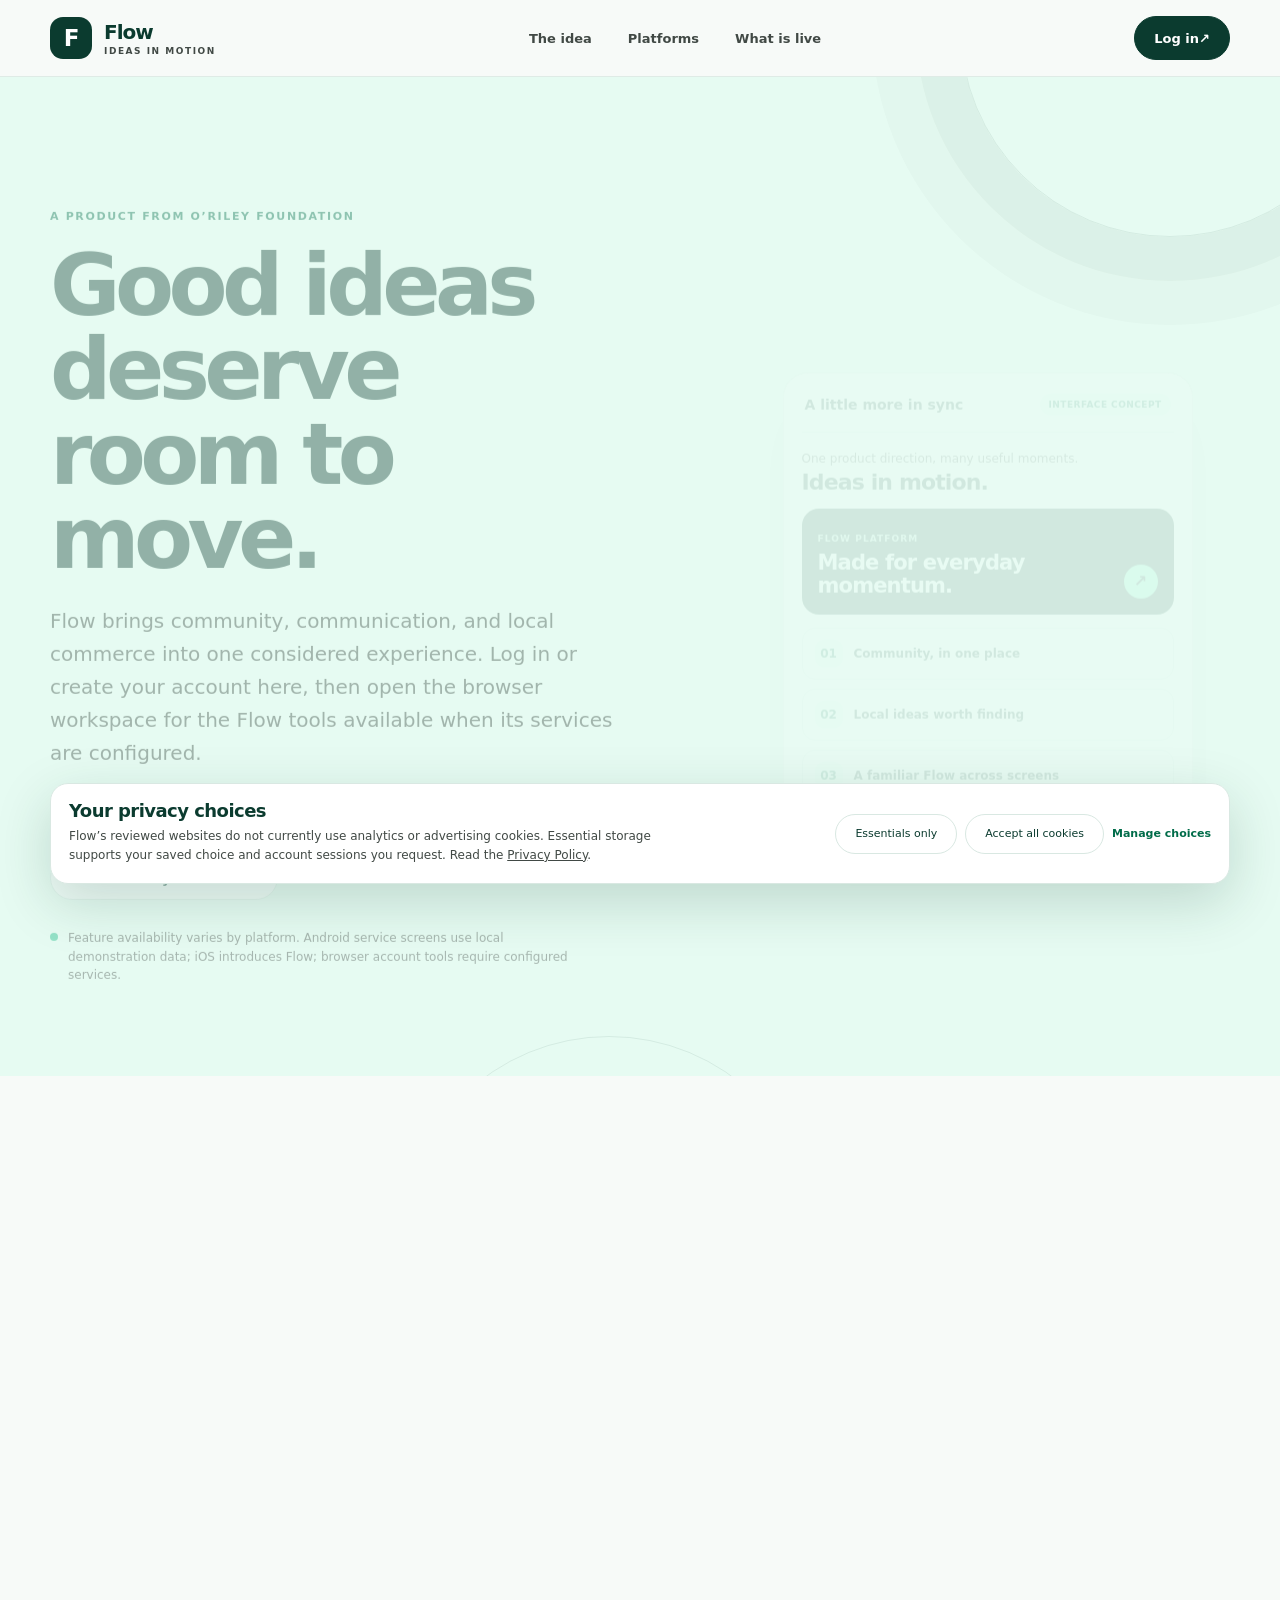
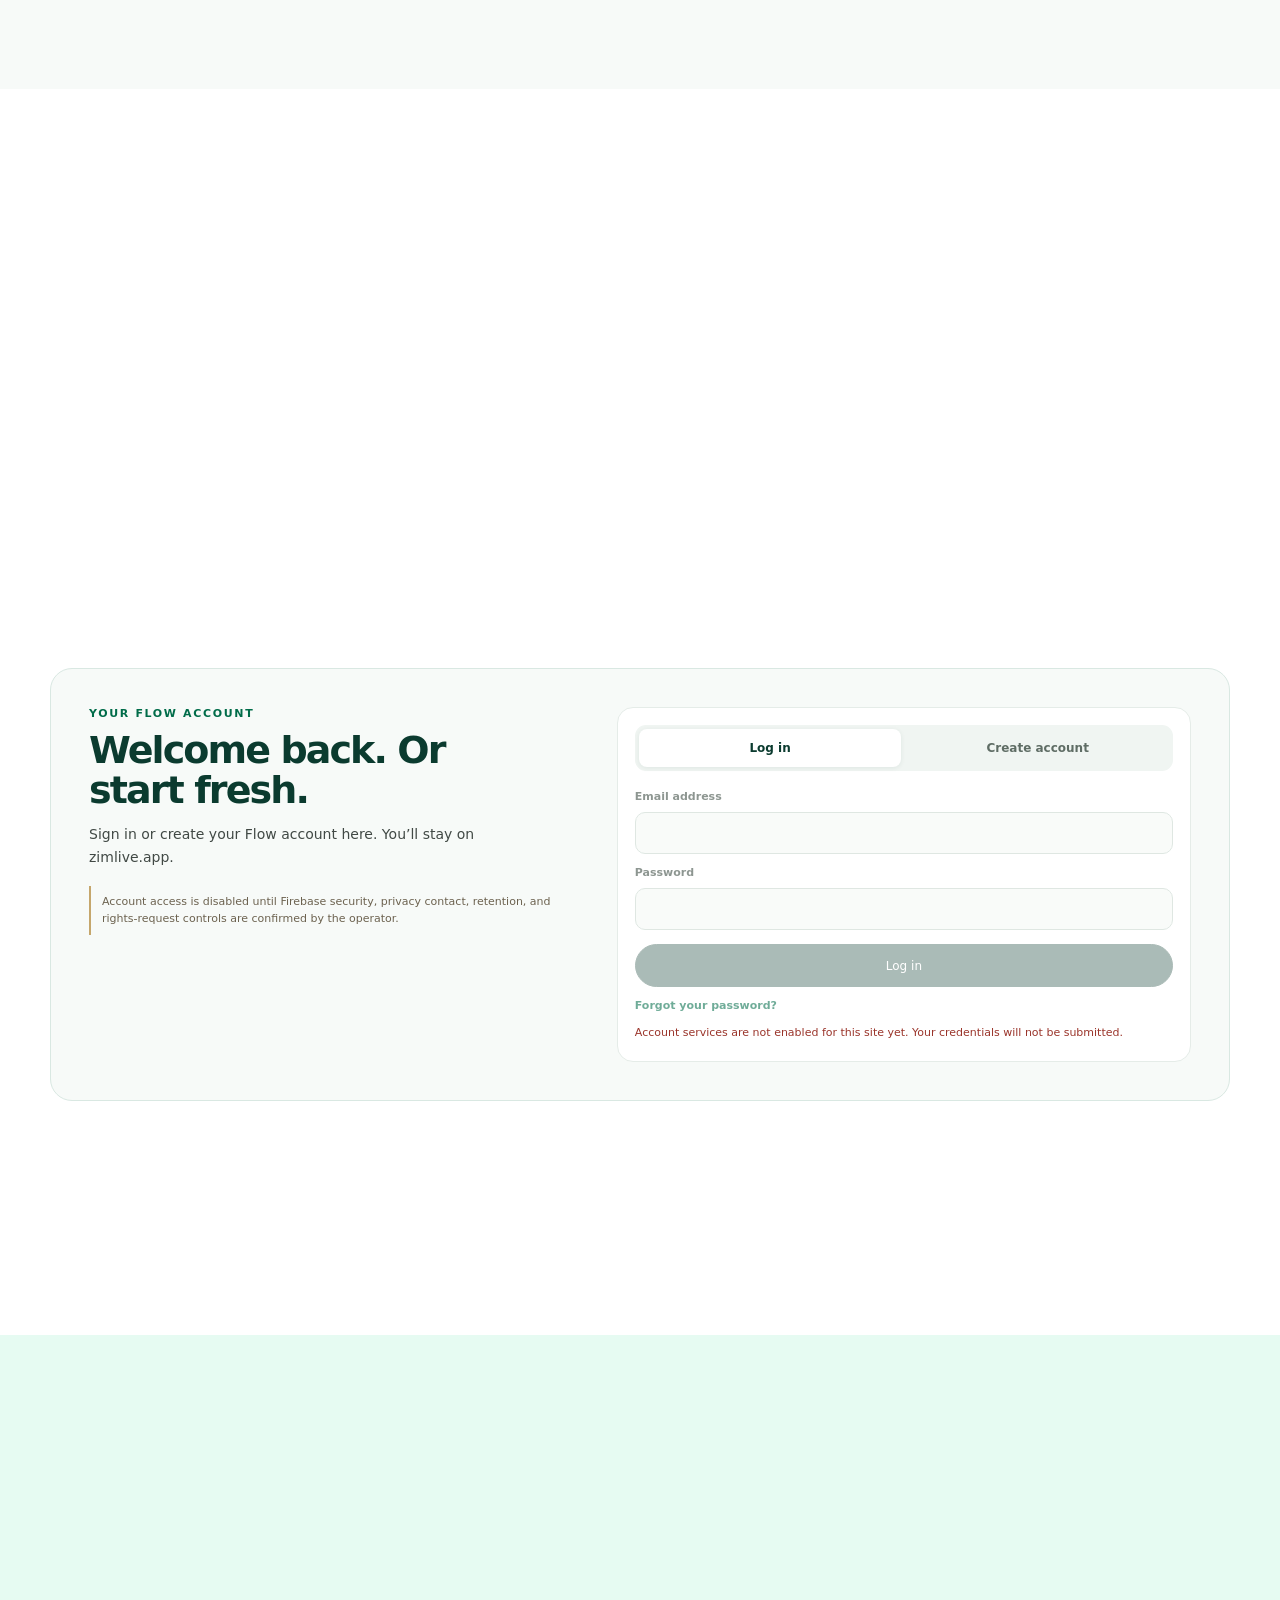
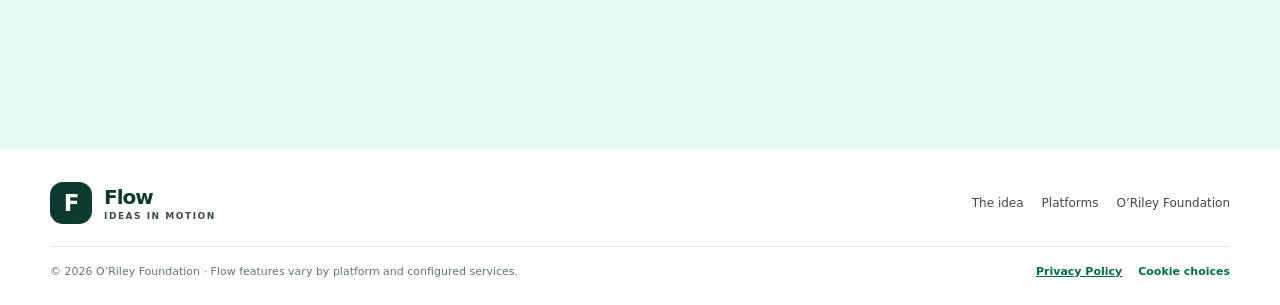
<file: index.html>
<!doctype html>
<html lang="en">
<head>
  <meta charset="utf-8">
  <meta name="viewport" content="width=device-width, initial-scale=1">
  <meta name="theme-color" content="#f7faf8">
  <meta name="referrer" content="strict-origin-when-cross-origin">
  <meta http-equiv="Content-Security-Policy" content="default-src 'none'; script-src 'self' https://www.gstatic.com; style-src 'self'; img-src 'self'; font-src 'self'; connect-src https://identitytoolkit.googleapis.com https://securetoken.googleapis.com https://www.googleapis.com https://firebaseinstallations.googleapis.com; object-src 'none'; base-uri 'self'; form-action 'none'; frame-src https://*.firebaseapp.com https://*.web.app; upgrade-insecure-requests">
  <meta name="description" content="Explore Flow, a cross-platform product bringing community, communication, and local commerce into one considered experience.">
  <meta property="og:type" content="website">
  <meta property="og:title" content="Flow — Ideas in motion">
  <meta property="og:description" content="Flow brings community, communication, and local commerce together across Android, iOS, and the web.">
  <meta property="og:url" content="https://zimlive.app/">
  <meta property="og:image" content="https://zimlive.app/social-preview.svg">
  <link rel="canonical" href="https://zimlive.app/">
  <link rel="icon" type="image/svg+xml" href="/favicon.svg">
  <title>Flow — Ideas in motion</title>
  <link rel="stylesheet" href="/styles/site.css">
</head>
<body>
  <a class="skip-link" href="#main">Skip to content</a>
  <header class="site-header">
    <div class="wrap nav">
      <a class="brand" href="#top" aria-label="Flow home">
        <span class="brand-mark" aria-hidden="true">F</span>
        <span><span class="brand-name">Flow</span><span class="brand-line">IDEAS IN MOTION</span></span>
      </a>
      <button class="menu-toggle" type="button" aria-expanded="false" aria-controls="main-navigation">Menu</button>
      <nav class="nav-links" id="main-navigation" aria-label="Main navigation">
        <a href="#about">The idea</a>
        <a href="#platforms">Platforms</a>
        <a href="#trust">What is live</a>
      </nav>
      <a class="nav-cta" href="#account-access">Log in <span aria-hidden="true">↗</span></a>
    </div>
  </header>

  <main id="main">
    <section class="hero" id="top" aria-labelledby="hero-title">
      <div class="wrap hero-grid">
        <div>
          <p class="kicker">A product from O’Riley Foundation</p>
          <h1 id="hero-title">Good ideas deserve room to move.</h1>
          <p class="hero-copy">Flow brings community, communication, and local commerce into one considered experience. Log in or create your account here, then open the browser workspace for the Flow tools available when its services are configured.</p>
          <div class="hero-actions">
            <a class="button" href="#account-access">Log in or create an account <span aria-hidden="true">&nbsp;↗</span></a>
            <a class="button secondary" href="#platforms">See all platforms</a>
            <a class="button secondary" href="https://www.orileyplatforms.com/">About O’Riley Foundation</a>
          </div>
          <p class="service-note"><span class="note-dot" aria-hidden="true"></span><span>Feature availability varies by platform. Android service screens use local demonstration data; iOS introduces Flow; browser account tools require configured services.</span></p>
        </div>

        <div class="preview-card" aria-label="Illustrative Flow interface preview">
          <div class="preview-top"><span class="preview-title">A little more in sync</span><span class="preview-tag">Interface concept</span></div>
          <p class="preview-welcome">One product direction, many useful moments.<strong>Ideas in motion.</strong></p>
          <div class="preview-feature"><span><small>Flow platform</small><strong>Made for everyday momentum.</strong></span><span class="arrow-mark" aria-hidden="true">↗</span></div>
          <div class="preview-list" aria-hidden="true">
            <div class="preview-row"><span class="row-icon">01</span>Community, in one place</div>
            <div class="preview-row"><span class="row-icon">02</span>Local ideas worth finding</div>
            <div class="preview-row"><span class="row-icon">03</span>A familiar Flow across screens</div>
          </div>
          <p class="preview-caption">Illustrative artwork, not a live account or service screen.</p>
        </div>
      </div>
    </section>

    <section class="content-section" id="about" aria-labelledby="about-title">
      <div class="wrap">
        <div class="section-heading">
          <div><p class="kicker">The idea</p><h2 id="about-title">A calmer frame for connected living.</h2></div>
          <p class="section-intro">Flow brings a range of product ideas under one visual language. The focus is clarity: familiar navigation, grounded color, and space for people to find what matters to them.</p>
        </div>
        <div class="feature-grid">
          <article class="feature"><span class="feature-icon" aria-hidden="true">↗</span><h3>Community</h3><p>Explore local social and discovery ideas in the Android app. Example people and activity are local demonstration content.</p></article>
          <article class="feature"><span class="feature-icon" aria-hidden="true">⌂</span><h3>Local commerce</h3><p>Browse published listings in the web app when configured. Android marketplace and directory screens currently use local examples.</p></article>
          <article class="feature"><span class="feature-icon" aria-hidden="true">◌</span><h3>Everyday tools</h3><p>Messaging and wallet screens in Android use local demonstration data. They do not send messages or move money.</p></article>
        </div>
      </div>
    </section>

    <section class="content-section status-section" id="platforms" aria-labelledby="platforms-title">
      <div class="wrap">
        <div class="section-heading">
          <div><p class="kicker">The platform</p><h2 id="platforms-title">One identity, across screens.</h2></div>
          <p class="section-intro">Flow keeps a familiar identity across mobile and web. Here is what each platform currently offers.</p>
        </div>
        <div class="status-grid">
          <article class="status-card"><span class="status-label">Android · Mobile app</span><h3>The fullest interface today.</h3><p>A multi-screen Compose app with settings and a device-local app gate. Community, messaging, marketplace, and wallet examples use local data.</p><a class="store-link" href="https://play.google.com/store/search?q=Flow%20O%27Riley%20Foundation&amp;c=apps" target="_blank" rel="noopener noreferrer" aria-label="Find Flow on Google Play"><svg viewBox="0 0 24 24" aria-hidden="true"><path fill="currentColor" d="M3.7 2.8c-.4.4-.7 1-.7 1.8v14.8c0 .8.3 1.4.7 1.8l8.4-9.1L3.7 2.8Zm1.4-.8 9.1 8 2.4-2.6L6.1 1.8c-.4-.2-.7-.1-1 .2Zm0 20c.3.2.7.3 1 .1l10.5-5.7-2.4-2.6-9.1 8.2Zm12.9-6.4 2.6-1.4c.9-.5.9-1.3 0-1.8L18 11l-2.6 2.8 2.6 2.8Z"/></svg><span><small>GET IT ON</small><strong>Google Play</strong></span><b aria-hidden="true">↗</b></a><p class="store-note">Search the store for Flow. If no listing is available yet, results may be empty.</p></article>
          <article class="status-card"><span class="status-label">iOS · Mobile app</span><h3>A native introduction.</h3><p>A SwiftUI welcome experience for Flow. Account, shared data, and service integrations are not available yet.</p><a class="store-link" href="https://apps.apple.com/search?term=Flow%20O%27Riley%20Foundation" target="_blank" rel="noopener noreferrer" aria-label="Find Flow on the Apple App Store"><svg viewBox="0 0 24 24" aria-hidden="true"><path fill="currentColor" d="M16.4 12.8c0-2.1 1.7-3.1 1.8-3.2-1-1.5-2.6-1.7-3.2-1.7-1.4-.1-2.8.9-3.5.9-.7 0-1.8-.9-3-.8-1.5 0-2.9.9-3.7 2.2-1.6 2.7-.4 6.7 1.2 8.9.8 1.1 1.7 2.3 2.9 2.3 1.2-.1 1.7-.7 3.1-.7s1.8.7 3.1.7c1.3 0 2.1-1.1 2.9-2.2.9-1.2 1.2-2.4 1.2-2.5-.1 0-2.8-1.1-2.8-3.9Zm-2.3-6.4c.6-.8 1-1.9.9-3-.9 0-2 .6-2.7 1.4-.6.7-1.1 1.8-1 2.9 1 .1 2.1-.5 2.8-1.3Z"/></svg><span><small>DOWNLOAD ON THE</small><strong>App Store</strong></span><b aria-hidden="true">↗</b></a><p class="store-note">Search the store for Flow. If no listing is available yet, results may be empty.</p></article>
          <article class="status-card"><span class="status-label">Web · Browser app</span><h3>Use Flow from a browser.</h3><p>Log in or create your account here on zimlive.app. The separate Flow browser workspace provides profile, private listing, report, and published-listing tools when its Firebase services and security rules are configured.</p><a class="button platform-account-link" href="#account-access">Log in or create an account <span aria-hidden="true">↗</span></a><a class="text-link" href="https://zimlive-app-offocial-webiste.vercel.app/" target="_blank" rel="noopener noreferrer">Open Flow browser workspace ↗</a></article>
        </div>
        <section class="account-access" id="account-access" aria-labelledby="account-title">
          <div class="account-intro"><p class="kicker">Your Flow account</p><h3 id="account-title">Welcome back. Or start fresh.</h3><p>Sign in or create your Flow account here. You’ll stay on zimlive.app.</p><span class="account-config-note" id="account-config-note">Account access is being connected. Do not enter your password until setup is complete.</span></div>
          <div class="account-content">
            <div class="account-signed-in" id="account-signed-in" hidden>
              <p class="account-state-label">YOU’RE SIGNED IN</p><h4 id="account-user-email"></h4><p id="account-verification-state"></p>
              <div class="account-actions"><button class="button" type="button" id="account-resend-verification" hidden>Resend verification email</button><button class="button secondary" type="button" id="account-sign-out">Sign out</button></div>
            </div>
            <div id="account-forms">
              <div class="account-tabs" role="tablist" aria-label="Account options">
                <button class="account-tab is-active" id="tab-sign-in" type="button" role="tab" aria-selected="true" aria-controls="form-sign-in" data-account-tab="sign-in">Log in</button>
                <button class="account-tab" id="tab-create" type="button" role="tab" aria-selected="false" aria-controls="form-create" data-account-tab="create">Create account</button>
              </div>
              <form class="account-form" id="form-sign-in" role="tabpanel" aria-labelledby="tab-sign-in" data-account-panel="sign-in">
                <fieldset data-auth-fields disabled><label for="sign-in-email">Email address</label><input id="sign-in-email" name="email" type="email" autocomplete="email" maxlength="254" required><label for="sign-in-password">Password</label><input id="sign-in-password" name="password" type="password" autocomplete="current-password" maxlength="128" required><button class="button" type="submit">Log in</button></fieldset>
                <button class="text-link" id="forgot-password" type="button" disabled>Forgot your password?</button>
              </form>
              <form class="account-form" id="form-create" role="tabpanel" aria-labelledby="tab-create" data-account-panel="create" hidden>
                <fieldset data-auth-fields disabled><label for="create-email">Email address</label><input id="create-email" name="email" type="email" autocomplete="email" maxlength="254" required><label for="create-password">Create password</label><input id="create-password" name="password" type="password" autocomplete="new-password" minlength="12" maxlength="128" aria-describedby="password-hint" required><small class="password-hint" id="password-hint">Use at least 12 characters. We’ll email a link to verify your address.</small><div class="privacy-ack"><input id="create-privacy-ack" name="privacyAcknowledged" type="checkbox" required><label for="create-privacy-ack">I have read and understand the Flow Privacy Policy.</label><a href="/privacy-policy.html" target="_blank" rel="noopener noreferrer">Read policy</a></div><button class="button" type="submit">Create account</button></fieldset>
              </form>
              <form class="account-form reset-form" id="form-reset-request" hidden><label for="reset-email">Email address</label><input id="reset-email" name="email" type="email" autocomplete="email" maxlength="254" required><button class="button" type="submit">Send password reset link</button><button class="text-link" id="back-to-sign-in" type="button">Back to log in</button></form>
              <form class="account-form reset-form" id="form-reset" hidden><label for="reset-password">New password</label><input id="reset-password" name="password" type="password" autocomplete="new-password" minlength="12" maxlength="128" required><button class="button" type="submit">Update password</button></form>
            </div>
            <p class="account-status" id="account-status" role="status" aria-live="polite"></p>
          </div>
        </section>
        <div class="trust-note" id="trust"><span class="trust-mark" aria-hidden="true">i</span><p><strong>Clear about what is live.</strong> Payments, transfers, identity verification, messaging, and AI services are not available. Android example balances, profiles, ratings, and activity are local demonstration data, not verified information. Browser account and listing tools require configured Firebase services; listings remain private drafts unless published by an authorized service. Saved report records stay private and do not reach a support team.</p></div>
      </div>
    </section>

    <section class="closing" aria-labelledby="closing-title">
      <div class="wrap closing-inner">
        <div><p class="kicker">From idea to everyday use</p><h2 id="closing-title">Built with intention. Growing at a human pace.</h2><p>Flow is a product of O’Riley Foundation. Explore what is available today across Android, iOS, and the web.</p></div>
        <a class="button" href="https://www.orileyplatforms.com/">Visit O’Riley Foundation <span aria-hidden="true">&nbsp;↗</span></a>
      </div>
    </section>
  </main>

  <footer>
    <div class="wrap">
      <div class="footer-row">
        <a class="brand" href="#top" aria-label="Flow home"><span class="brand-mark" aria-hidden="true">F</span><span><span class="brand-name">Flow</span><span class="brand-line">IDEAS IN MOTION</span></span></a>
        <div class="footer-links"><a href="#about">The idea</a><a href="#platforms">Platforms</a><a href="https://www.orileyplatforms.com/">O’Riley Foundation</a></div>
      </div>
      <div class="fine-print footer-legal"><span>© 2026 O’Riley Foundation · Flow features vary by platform and configured services.</span><div><a href="/privacy-policy.html">Privacy Policy</a><button class="text-link" type="button" data-open-cookie-choices>Cookie choices</button></div></div>
    </div>
  </footer>
  <section class="cookie-banner" id="flow-cookie-banner" role="region" aria-labelledby="cookie-title" hidden>
    <div class="cookie-copy"><h2 id="cookie-title">Your privacy choices</h2><p>Flow’s reviewed websites do not currently use analytics or advertising cookies. Essential storage supports your saved choice and account sessions you request. Read the <a href="/privacy-policy.html">Privacy Policy</a>.</p></div>
    <div class="cookie-actions"><button class="button secondary" type="button" data-cookie-accept="essential">Essentials only</button><button class="button secondary" type="button" data-cookie-accept="all">Accept all cookies</button><button class="text-link" type="button" data-open-cookie-choices>Manage choices</button></div>
  </section>
  <dialog class="cookie-dialog" id="flow-cookie-dialog" aria-labelledby="cookie-dialog-title"><form method="dialog"><h2 id="cookie-dialog-title">Cookie and storage choices</h2><p>Only essential browser storage is active in the reviewed Flow websites. “Accept all cookies” therefore allows the same current technologies as “Essentials only.” No optional category is active. If that changes, Flow must provide details and request a new choice.</p><label class="cookie-option"><input type="checkbox" checked disabled><span><strong>Essential storage</strong><small>Stores your choice and supports an account session when you choose to sign in.</small></span></label><div class="cookie-dialog-actions"><button class="button secondary" value="cancel">Cancel</button><button class="button secondary" type="button" data-save-cookie-choices>Save choices</button></div></form></dialog>
  <script type="module" src="/scripts/consent.js"></script>
  <script type="module" src="/scripts/site.js"></script>
  <script type="application/json" id="flow-firebase-config">{"apiKey":"AIzaSyDK6FPGsJhmgKhs5rNP3D0kerKY_f6V-wc","authDomain":"flow-f17b3.firebaseapp.com","projectId":"flow-f17b3","appId":"1:87359071553:web:c5af2e96c2984ee2f92dc0","privacyReady":false}</script>
  <script type="module" src="/scripts/account.js"></script>
</body>
</html>
</file>
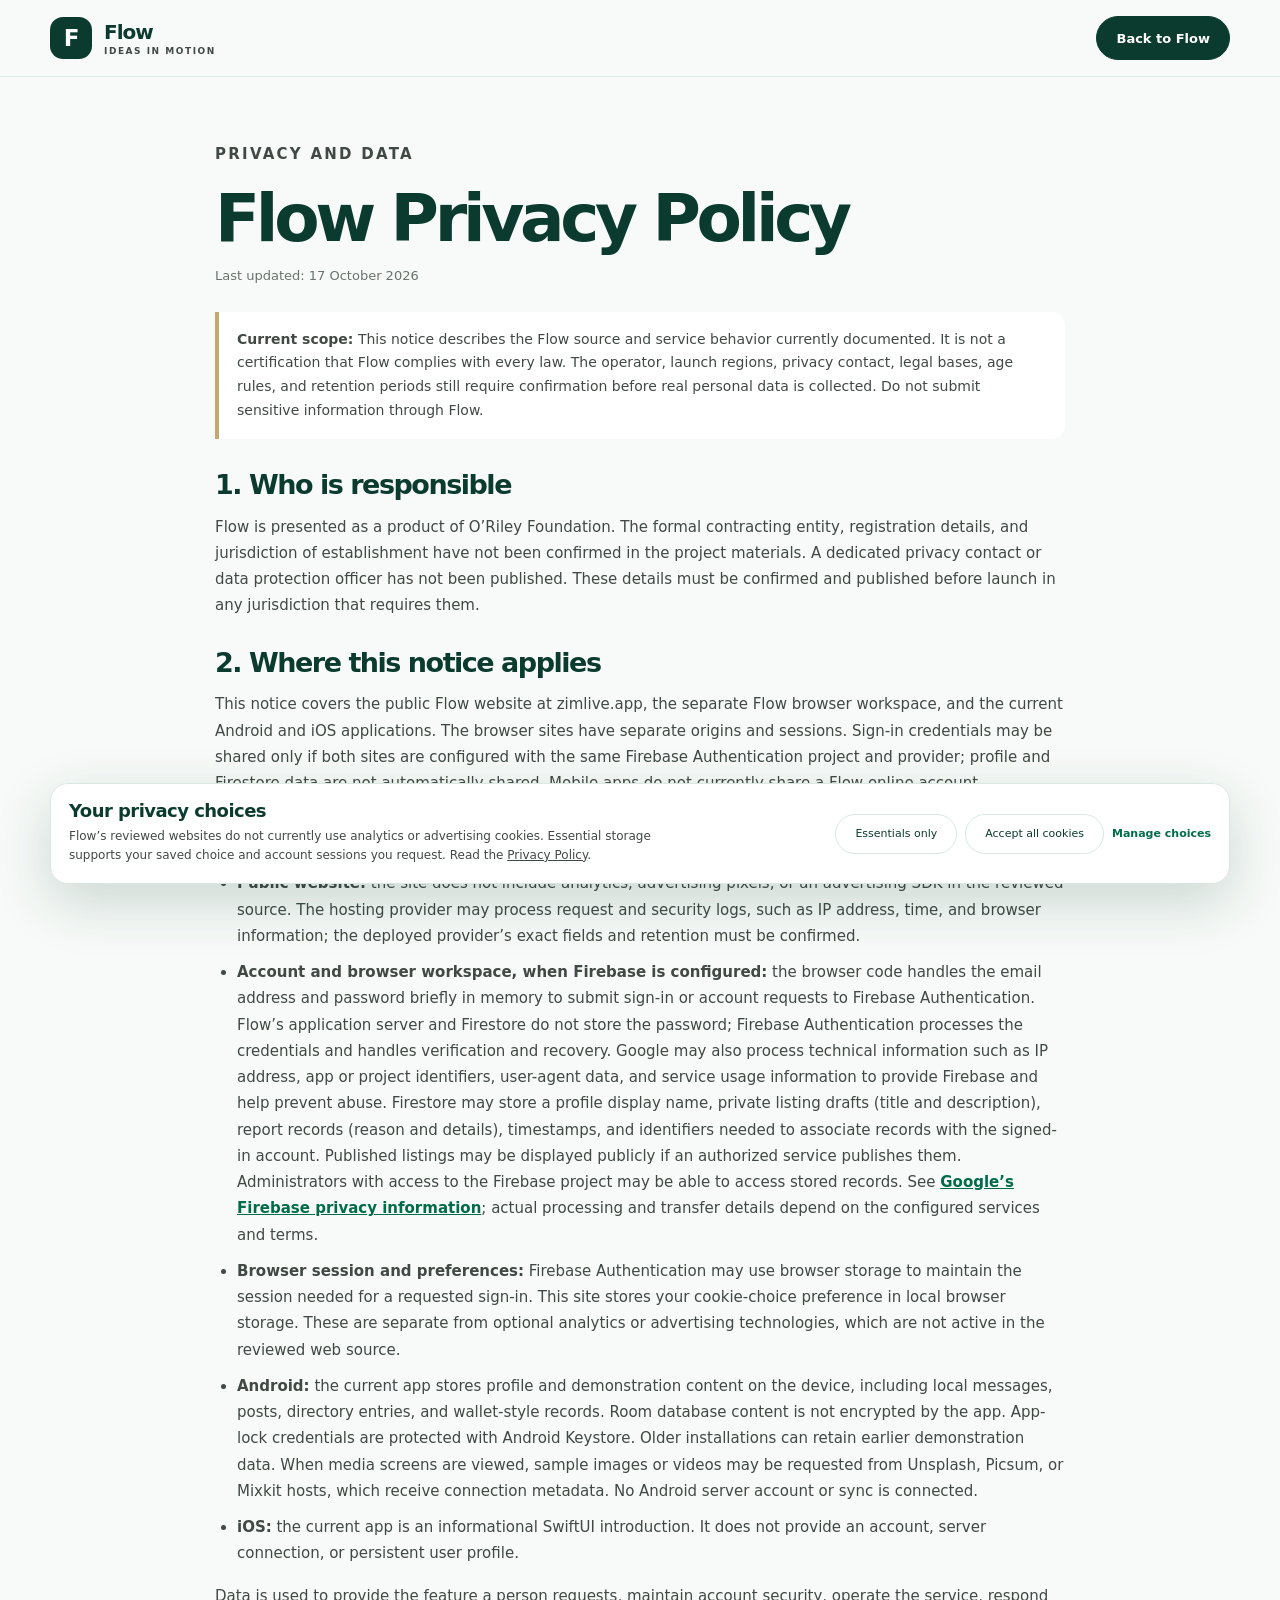
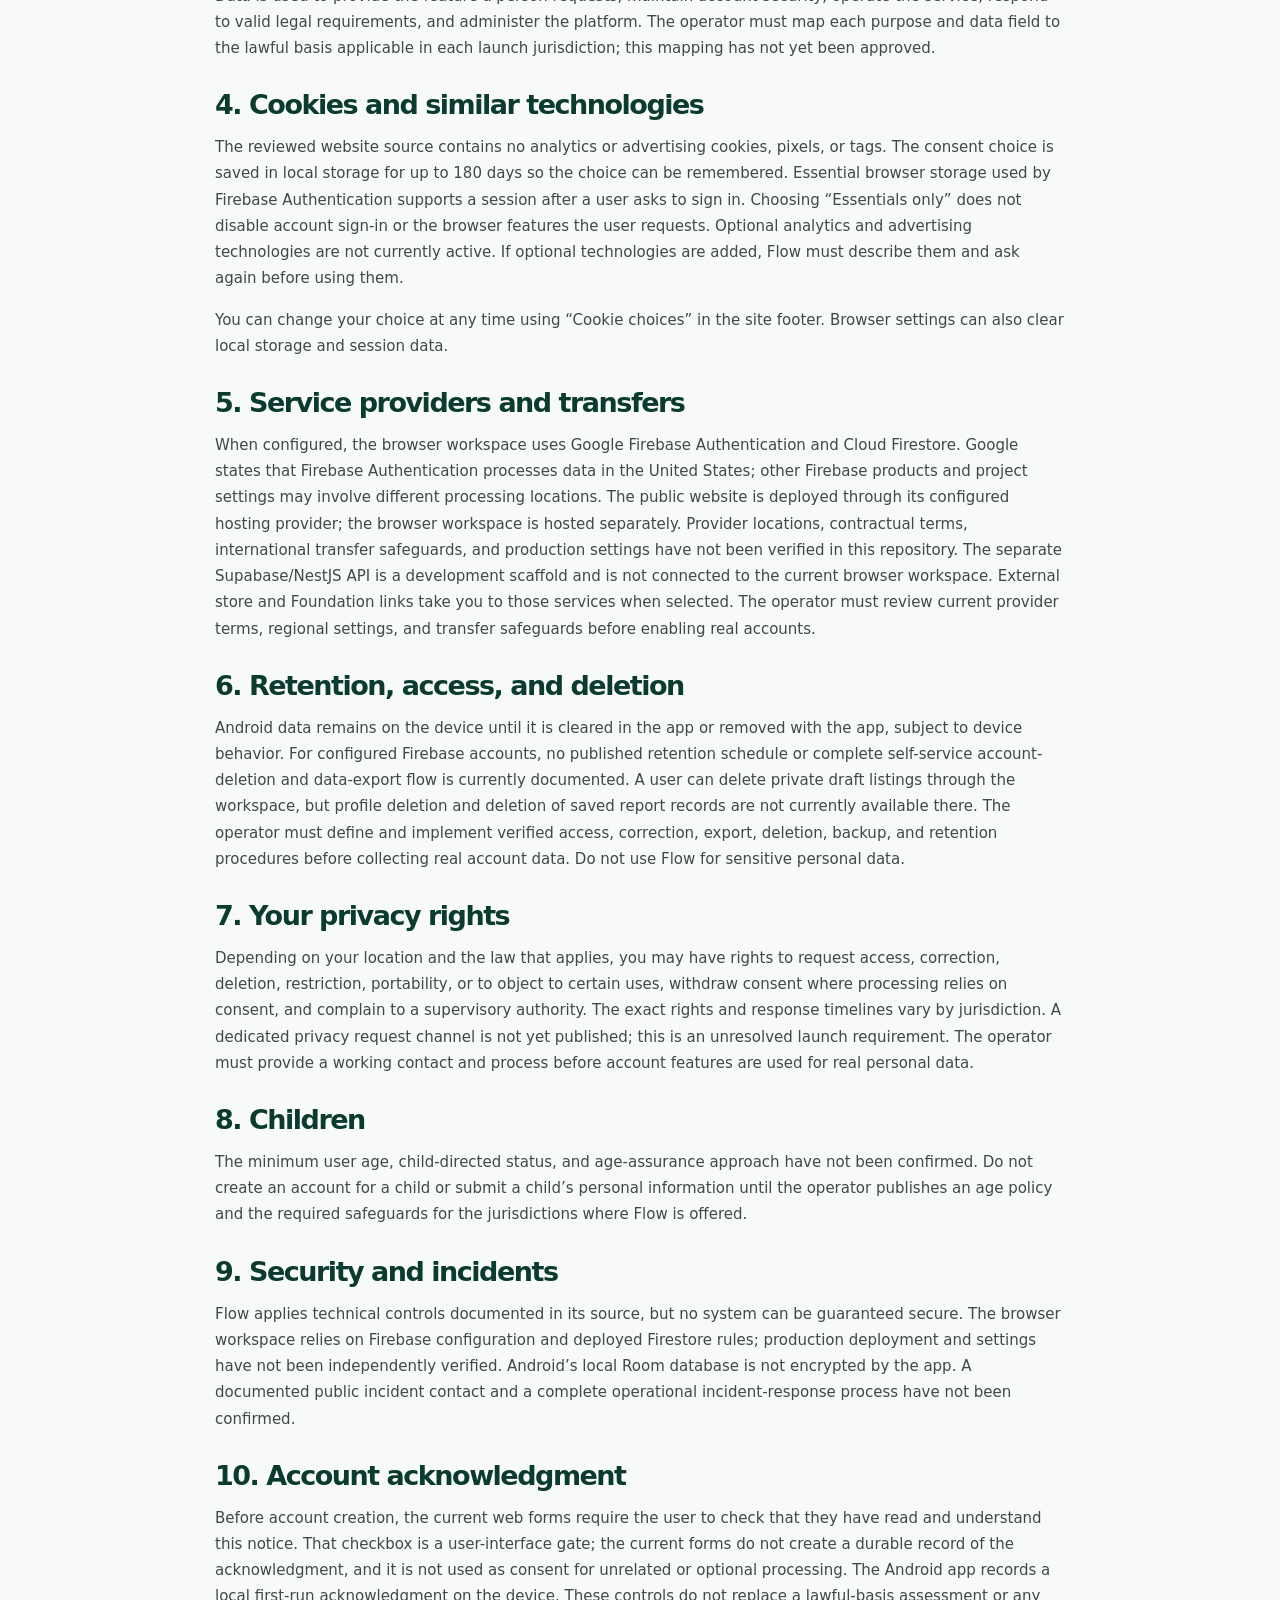
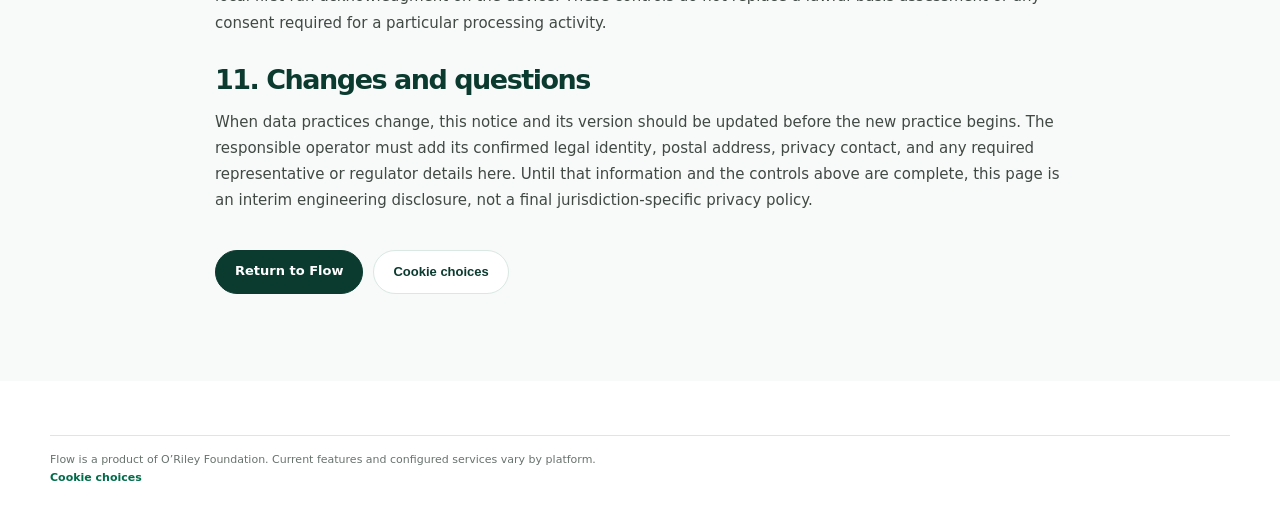
<file: privacy-policy.html>
<!doctype html>
<html lang="en">
<head>
  <meta charset="utf-8">
  <meta name="viewport" content="width=device-width, initial-scale=1">
  <meta name="theme-color" content="#f7faf8">
  <meta name="referrer" content="strict-origin-when-cross-origin">
  <meta http-equiv="Content-Security-Policy" content="default-src 'none'; script-src 'self'; style-src 'self'; img-src 'self'; font-src 'self'; base-uri 'self'; form-action 'none'; object-src 'none'; upgrade-insecure-requests">
  <meta name="description" content="Flow privacy policy and current data handling information for the Flow website, browser app, and mobile previews.">
  <link rel="canonical" href="https://zimlive.app/privacy-policy.html">
  <link rel="icon" type="image/svg+xml" href="/favicon.svg">
  <link rel="stylesheet" href="/styles/site.css">
  <title>Privacy Policy — Flow</title>
</head>
<body>
  <a class="skip-link" href="#main">Skip to content</a>
  <header class="site-header"><div class="wrap nav"><a class="brand" href="/" aria-label="Flow home"><span class="brand-mark" aria-hidden="true">F</span><span><span class="brand-name">Flow</span><span class="brand-line">IDEAS IN MOTION</span></span></a><a class="nav-cta" href="/">Back to Flow</a></div></header>
  <main class="policy-page wrap" id="main">
    <p class="kicker">Privacy and data</p>
    <h1>Flow Privacy Policy</h1>
    <p class="policy-updated">Last updated: 17 October 2026</p>
    <div class="policy-callout" role="note"><strong>Current scope:</strong> This notice describes the Flow source and service behavior currently documented. It is not a certification that Flow complies with every law. The operator, launch regions, privacy contact, legal bases, age rules, and retention periods still require confirmation before real personal data is collected. Do not submit sensitive information through Flow.</div>

    <section><h2>1. Who is responsible</h2><p>Flow is presented as a product of O’Riley Foundation. The formal contracting entity, registration details, and jurisdiction of establishment have not been confirmed in the project materials. A dedicated privacy contact or data protection officer has not been published. These details must be confirmed and published before launch in any jurisdiction that requires them.</p></section>
    <section><h2>2. Where this notice applies</h2><p>This notice covers the public Flow website at zimlive.app, the separate Flow browser workspace, and the current Android and iOS applications. The browser sites have separate origins and sessions. Sign-in credentials may be shared only if both sites are configured with the same Firebase Authentication project and provider; profile and Firestore data are not automatically shared. Mobile apps do not currently share a Flow online account.</p></section>
    <section><h2>3. Information and purposes</h2><ul>
      <li><strong>Public website:</strong> the site does not include analytics, advertising pixels, or an advertising SDK in the reviewed source. The hosting provider may process request and security logs, such as IP address, time, and browser information; the deployed provider’s exact fields and retention must be confirmed.</li>
      <li><strong>Account and browser workspace, when Firebase is configured:</strong> the browser code handles the email address and password briefly in memory to submit sign-in or account requests to Firebase Authentication. Flow’s application server and Firestore do not store the password; Firebase Authentication processes the credentials and handles verification and recovery. Google may also process technical information such as IP address, app or project identifiers, user-agent data, and service usage information to provide Firebase and help prevent abuse. Firestore may store a profile display name, private listing drafts (title and description), report records (reason and details), timestamps, and identifiers needed to associate records with the signed-in account. Published listings may be displayed publicly if an authorized service publishes them. Administrators with access to the Firebase project may be able to access stored records. See <a href="https://firebase.google.com/support/privacy" target="_blank" rel="noopener noreferrer">Google’s Firebase privacy information</a>; actual processing and transfer details depend on the configured services and terms.</li>
      <li><strong>Browser session and preferences:</strong> Firebase Authentication may use browser storage to maintain the session needed for a requested sign-in. This site stores your cookie-choice preference in local browser storage. These are separate from optional analytics or advertising technologies, which are not active in the reviewed web source.</li>
      <li><strong>Android:</strong> the current app stores profile and demonstration content on the device, including local messages, posts, directory entries, and wallet-style records. Room database content is not encrypted by the app. App-lock credentials are protected with Android Keystore. Older installations can retain earlier demonstration data. When media screens are viewed, sample images or videos may be requested from Unsplash, Picsum, or Mixkit hosts, which receive connection metadata. No Android server account or sync is connected.</li>
      <li><strong>iOS:</strong> the current app is an informational SwiftUI introduction. It does not provide an account, server connection, or persistent user profile.</li>
    </ul><p>Data is used to provide the feature a person requests, maintain account security, operate the service, respond to valid legal requirements, and administer the platform. The operator must map each purpose and data field to the lawful basis applicable in each launch jurisdiction; this mapping has not yet been approved.</p></section>
    <section><h2>4. Cookies and similar technologies</h2><p>The reviewed website source contains no analytics or advertising cookies, pixels, or tags. The consent choice is saved in local storage for up to 180 days so the choice can be remembered. Essential browser storage used by Firebase Authentication supports a session after a user asks to sign in. Choosing “Essentials only” does not disable account sign-in or the browser features the user requests. Optional analytics and advertising technologies are not currently active. If optional technologies are added, Flow must describe them and ask again before using them.</p><p>You can change your choice at any time using “Cookie choices” in the site footer. Browser settings can also clear local storage and session data.</p></section>
    <section><h2>5. Service providers and transfers</h2><p>When configured, the browser workspace uses Google Firebase Authentication and Cloud Firestore. Google states that Firebase Authentication processes data in the United States; other Firebase products and project settings may involve different processing locations. The public website is deployed through its configured hosting provider; the browser workspace is hosted separately. Provider locations, contractual terms, international transfer safeguards, and production settings have not been verified in this repository. The separate Supabase/NestJS API is a development scaffold and is not connected to the current browser workspace. External store and Foundation links take you to those services when selected. The operator must review current provider terms, regional settings, and transfer safeguards before enabling real accounts.</p></section>
    <section><h2>6. Retention, access, and deletion</h2><p>Android data remains on the device until it is cleared in the app or removed with the app, subject to device behavior. For configured Firebase accounts, no published retention schedule or complete self-service account-deletion and data-export flow is currently documented. A user can delete private draft listings through the workspace, but profile deletion and deletion of saved report records are not currently available there. The operator must define and implement verified access, correction, export, deletion, backup, and retention procedures before collecting real account data. Do not use Flow for sensitive personal data.</p></section>
    <section><h2>7. Your privacy rights</h2><p>Depending on your location and the law that applies, you may have rights to request access, correction, deletion, restriction, portability, or to object to certain uses, withdraw consent where processing relies on consent, and complain to a supervisory authority. The exact rights and response timelines vary by jurisdiction. A dedicated privacy request channel is not yet published; this is an unresolved launch requirement. The operator must provide a working contact and process before account features are used for real personal data.</p></section>
    <section><h2>8. Children</h2><p>The minimum user age, child-directed status, and age-assurance approach have not been confirmed. Do not create an account for a child or submit a child’s personal information until the operator publishes an age policy and the required safeguards for the jurisdictions where Flow is offered.</p></section>
    <section><h2>9. Security and incidents</h2><p>Flow applies technical controls documented in its source, but no system can be guaranteed secure. The browser workspace relies on Firebase configuration and deployed Firestore rules; production deployment and settings have not been independently verified. Android’s local Room database is not encrypted by the app. A documented public incident contact and a complete operational incident-response process have not been confirmed.</p></section>
    <section><h2>10. Account acknowledgment</h2><p>Before account creation, the current web forms require the user to check that they have read and understand this notice. That checkbox is a user-interface gate; the current forms do not create a durable record of the acknowledgment, and it is not used as consent for unrelated or optional processing. The Android app records a local first-run acknowledgment on the device. These controls do not replace a lawful-basis assessment or any consent required for a particular processing activity.</p></section>
    <section><h2>11. Changes and questions</h2><p>When data practices change, this notice and its version should be updated before the new practice begins. The responsible operator must add its confirmed legal identity, postal address, privacy contact, and any required representative or regulator details here. Until that information and the controls above are complete, this page is an interim engineering disclosure, not a final jurisdiction-specific privacy policy.</p></section>
    <p class="policy-back"><a class="button" href="/">Return to Flow</a> <button class="button secondary" type="button" data-open-cookie-choices>Cookie choices</button></p>
  </main>
  <footer><div class="wrap"><p class="fine-print">Flow is a product of O’Riley Foundation. Current features and configured services vary by platform.</p><button class="text-link" type="button" data-open-cookie-choices>Cookie choices</button></div></footer>
  <section class="cookie-banner" id="flow-cookie-banner" role="region" aria-labelledby="cookie-title" hidden>
    <div class="cookie-copy"><h2 id="cookie-title">Your privacy choices</h2><p>Flow’s reviewed websites do not currently use analytics or advertising cookies. Essential storage supports your saved choice and account sessions you request. Read the <a href="/privacy-policy.html">Privacy Policy</a>.</p></div>
    <div class="cookie-actions"><button class="button secondary" type="button" data-cookie-accept="essential">Essentials only</button><button class="button secondary" type="button" data-cookie-accept="all">Accept all cookies</button><button class="text-link" type="button" data-open-cookie-choices>Manage choices</button></div>
  </section>
  <dialog class="cookie-dialog" id="flow-cookie-dialog" aria-labelledby="cookie-dialog-title"><form method="dialog"><h2 id="cookie-dialog-title">Cookie and storage choices</h2><p>Only essential browser storage is active in the reviewed Flow websites. “Accept all cookies” therefore allows the same current technologies as “Essentials only.” No optional category is active. If that changes, Flow must provide details and request a new choice.</p><label class="cookie-option"><input type="checkbox" checked disabled><span><strong>Essential storage</strong><small>Stores your choice and supports an account session when you choose to sign in.</small></span></label><div class="cookie-dialog-actions"><button class="button secondary" value="cancel">Cancel</button><button class="button secondary" type="button" data-save-cookie-choices>Save choices</button></div></form></dialog>
  <script type="module" src="/scripts/consent.js"></script>
</body>
</html>
</file>
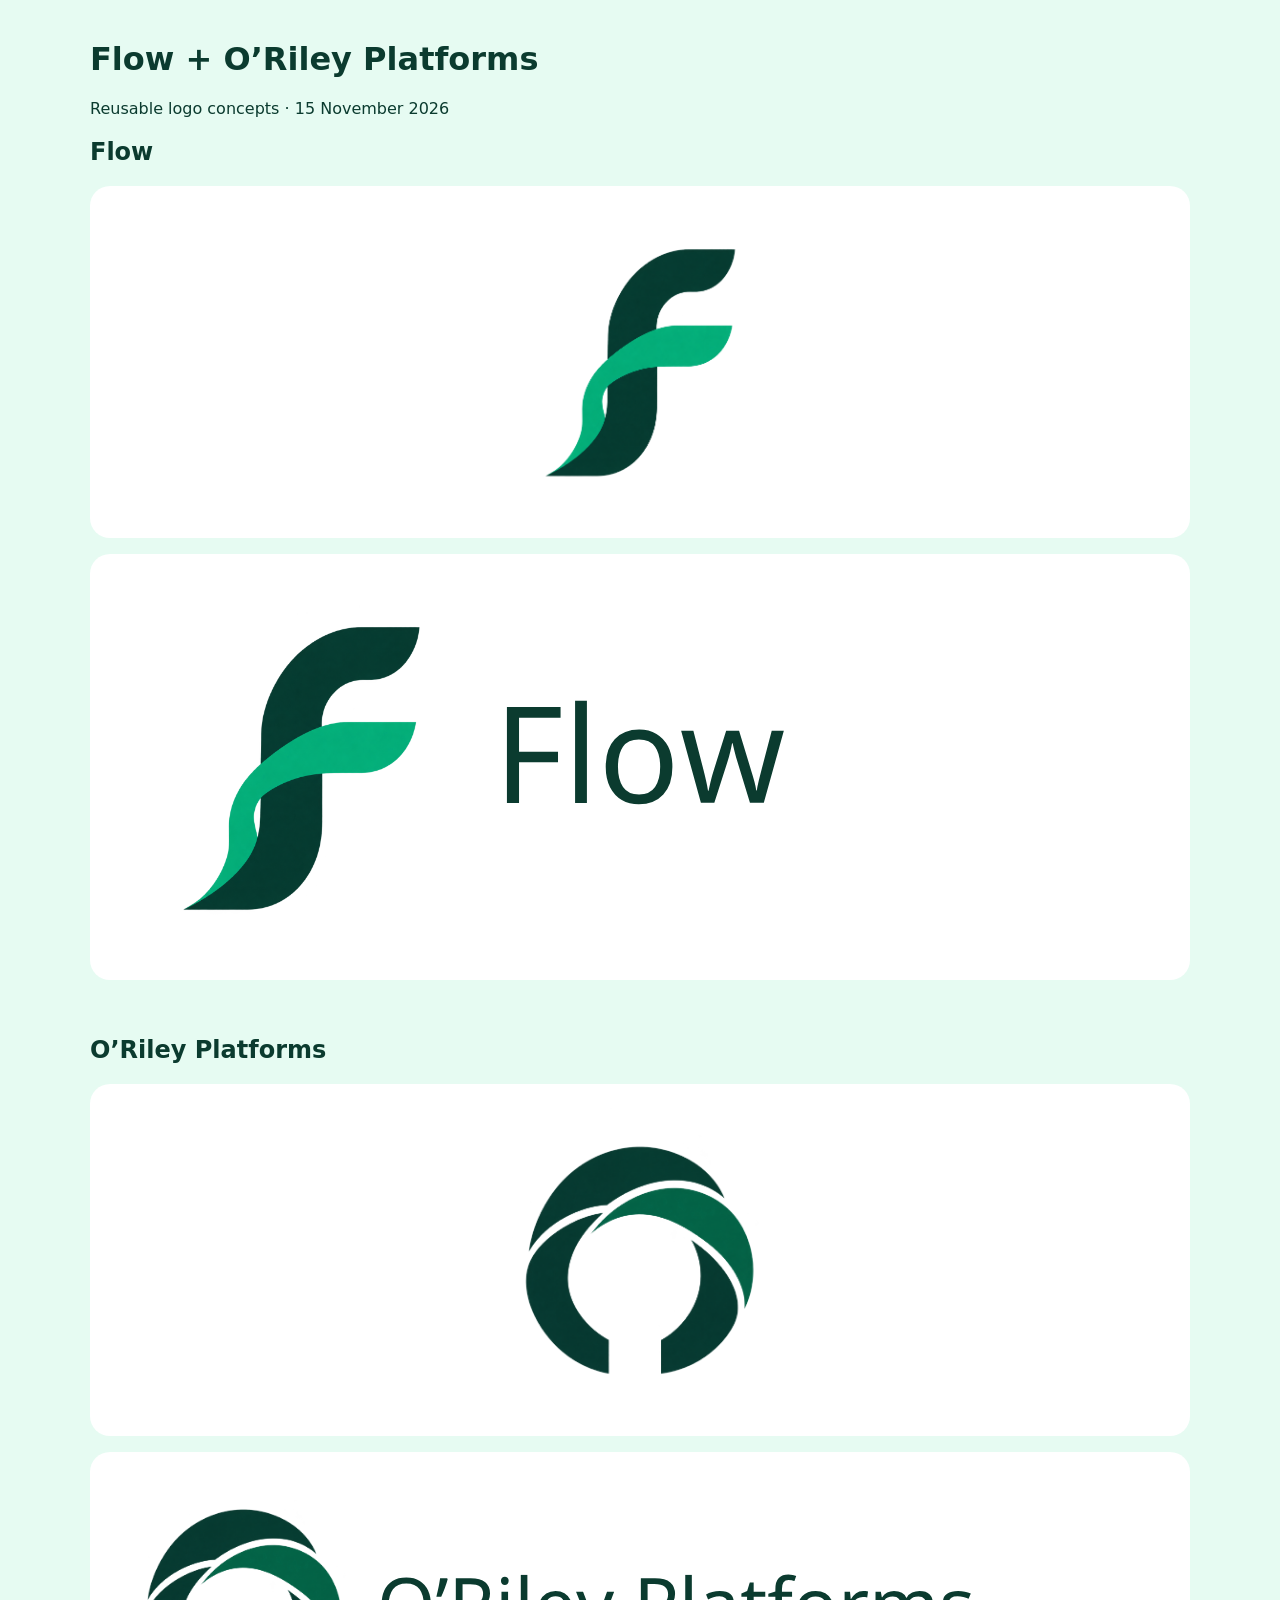
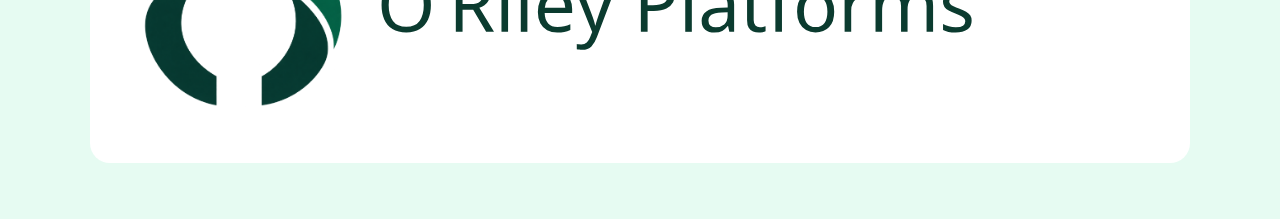
<file: brand/logo-concepts-2026-11-15/preview.html>
<!doctype html><html lang="en"><meta charset="utf-8"><meta name="viewport" content="width=device-width"><title>Flow and O’Riley logo concepts</title><style>body{font-family:system-ui;background:#e6fbf2;color:#0b3b2f;margin:40px}main{max-width:1100px;margin:auto}.light{background:white;border-radius:20px;margin:16px 0;padding:24px;text-align:center}img{width:300px;max-width:100%;height:auto}.wide{width:100%}article{margin-bottom:56px}</style><main><h1>Flow + O’Riley Platforms</h1><p>Reusable logo concepts · 15 November 2026</p><article><h2>Flow</h2><div class="light"><img src="flow/flow-symbol-v1.png" alt="Flow logo symbol"></div><div class="light"><img class="wide" src="flow/flow-wordmark-v1.svg" alt="Flow wordmark"></div></article><article><h2>O’Riley Platforms</h2><div class="light"><img src="oriley/oriley-symbol-v1.png" alt="O’Riley Platforms logo symbol"></div><div class="light"><img class="wide" src="oriley/oriley-wordmark-v1.svg" alt="O’Riley Platforms wordmark"></div></article></main></html>
</file>
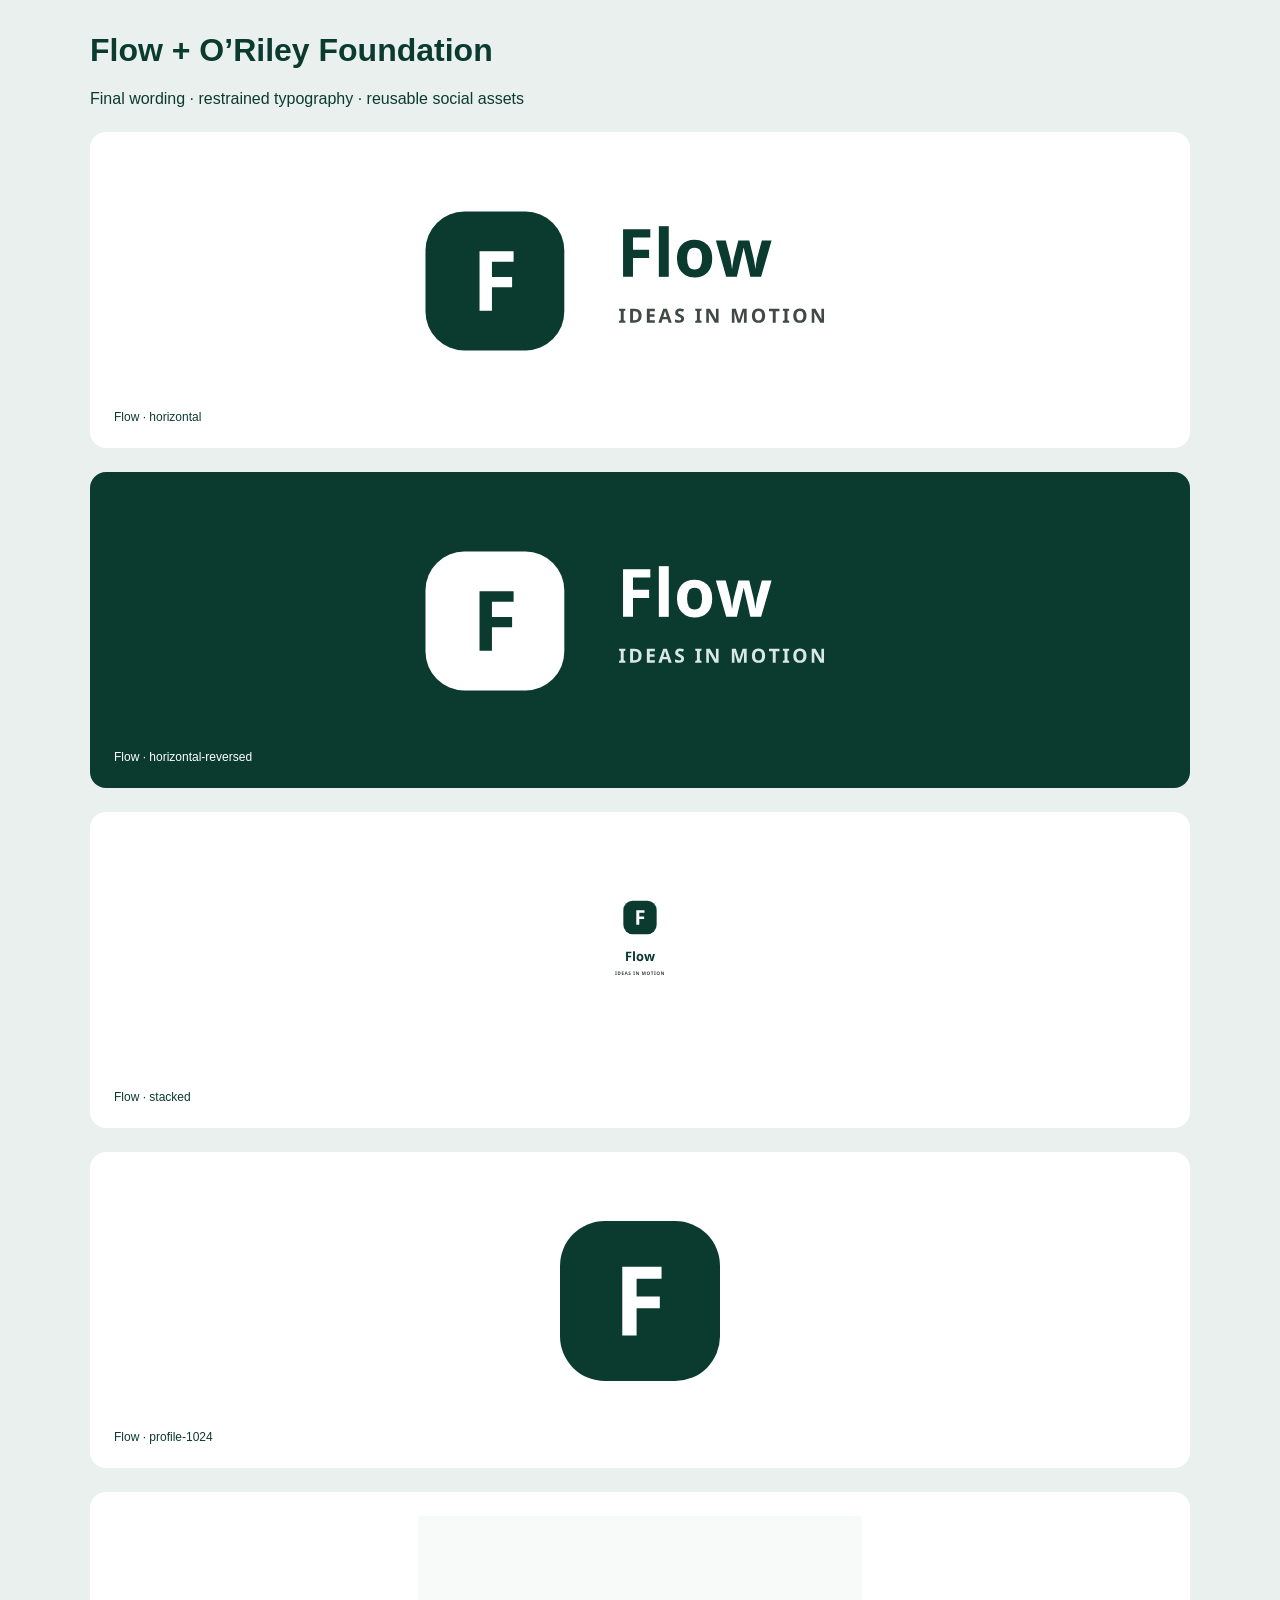
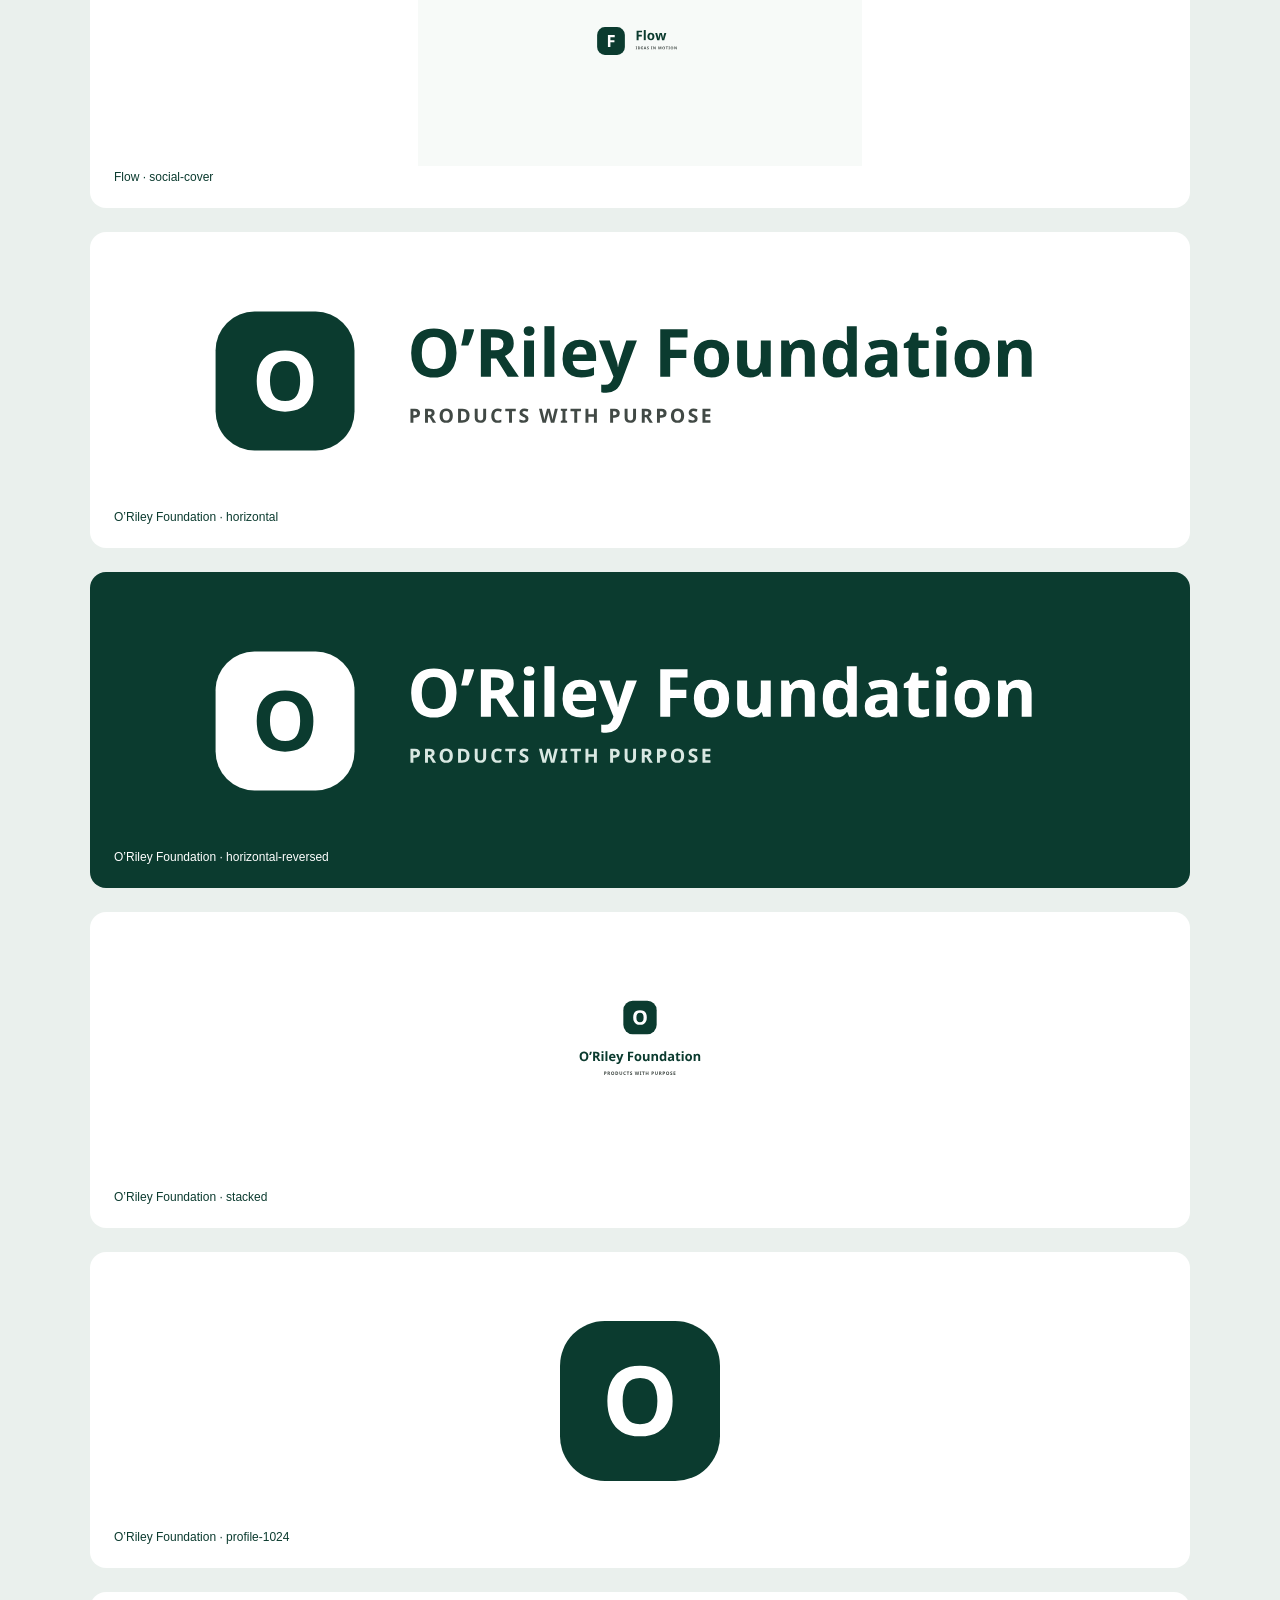
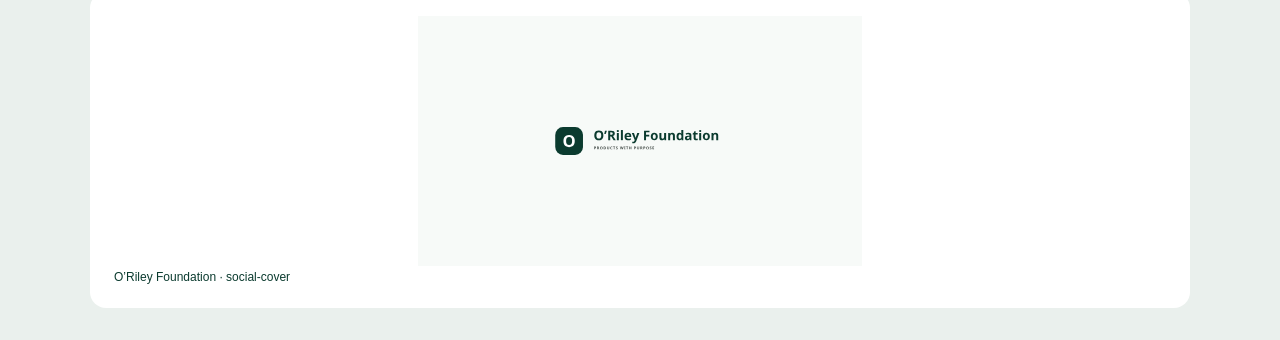
<file: brand/logo-final-v3/preview.html>
<!doctype html><html lang="en"><meta charset="utf-8"><meta name="viewport" content="width=device-width"><title>Final Flow and O’Riley Foundation logos</title><style>body{font-family:Arial,sans-serif;background:#eaf0ed;color:#0b3b2f;margin:32px}main{max-width:1100px;margin:auto}figure{padding:24px;margin:24px 0;border-radius:16px}.light{background:white}.dark{background:#0b3b2f;color:white}img{width:100%;height:250px;object-fit:contain}figcaption{font-size:12px;color:inherit}</style><main><h1>Flow + O’Riley Foundation</h1><p>Final wording · restrained typography · reusable social assets</p><figure class="light"><img src="flow/flow-horizontal.svg" alt="F — Flow — IDEAS IN MOTION"><figcaption>Flow · horizontal</figcaption></figure><figure class="dark"><img src="flow/flow-horizontal-reversed.svg" alt="F — Flow — IDEAS IN MOTION"><figcaption>Flow · horizontal-reversed</figcaption></figure><figure class="light"><img src="flow/flow-stacked.svg" alt="F — Flow — IDEAS IN MOTION"><figcaption>Flow · stacked</figcaption></figure><figure class="light"><img src="flow/flow-profile-1024.svg" alt="Flow profile symbol — F"><figcaption>Flow · profile-1024</figcaption></figure><figure class="light"><img src="flow/flow-social-cover.svg" alt="F — Flow — IDEAS IN MOTION"><figcaption>Flow · social-cover</figcaption></figure><figure class="light"><img src="oriley-foundation/oriley-foundation-horizontal.svg" alt="O — O’Riley Foundation — PRODUCTS WITH PURPOSE"><figcaption>O’Riley Foundation · horizontal</figcaption></figure><figure class="dark"><img src="oriley-foundation/oriley-foundation-horizontal-reversed.svg" alt="O — O’Riley Foundation — PRODUCTS WITH PURPOSE"><figcaption>O’Riley Foundation · horizontal-reversed</figcaption></figure><figure class="light"><img src="oriley-foundation/oriley-foundation-stacked.svg" alt="O — O’Riley Foundation — PRODUCTS WITH PURPOSE"><figcaption>O’Riley Foundation · stacked</figcaption></figure><figure class="light"><img src="oriley-foundation/oriley-foundation-profile-1024.svg" alt="O’Riley Foundation profile symbol — O"><figcaption>O’Riley Foundation · profile-1024</figcaption></figure><figure class="light"><img src="oriley-foundation/oriley-foundation-social-cover.svg" alt="O — O’Riley Foundation — PRODUCTS WITH PURPOSE"><figcaption>O’Riley Foundation · social-cover</figcaption></figure></main></html>
</file>
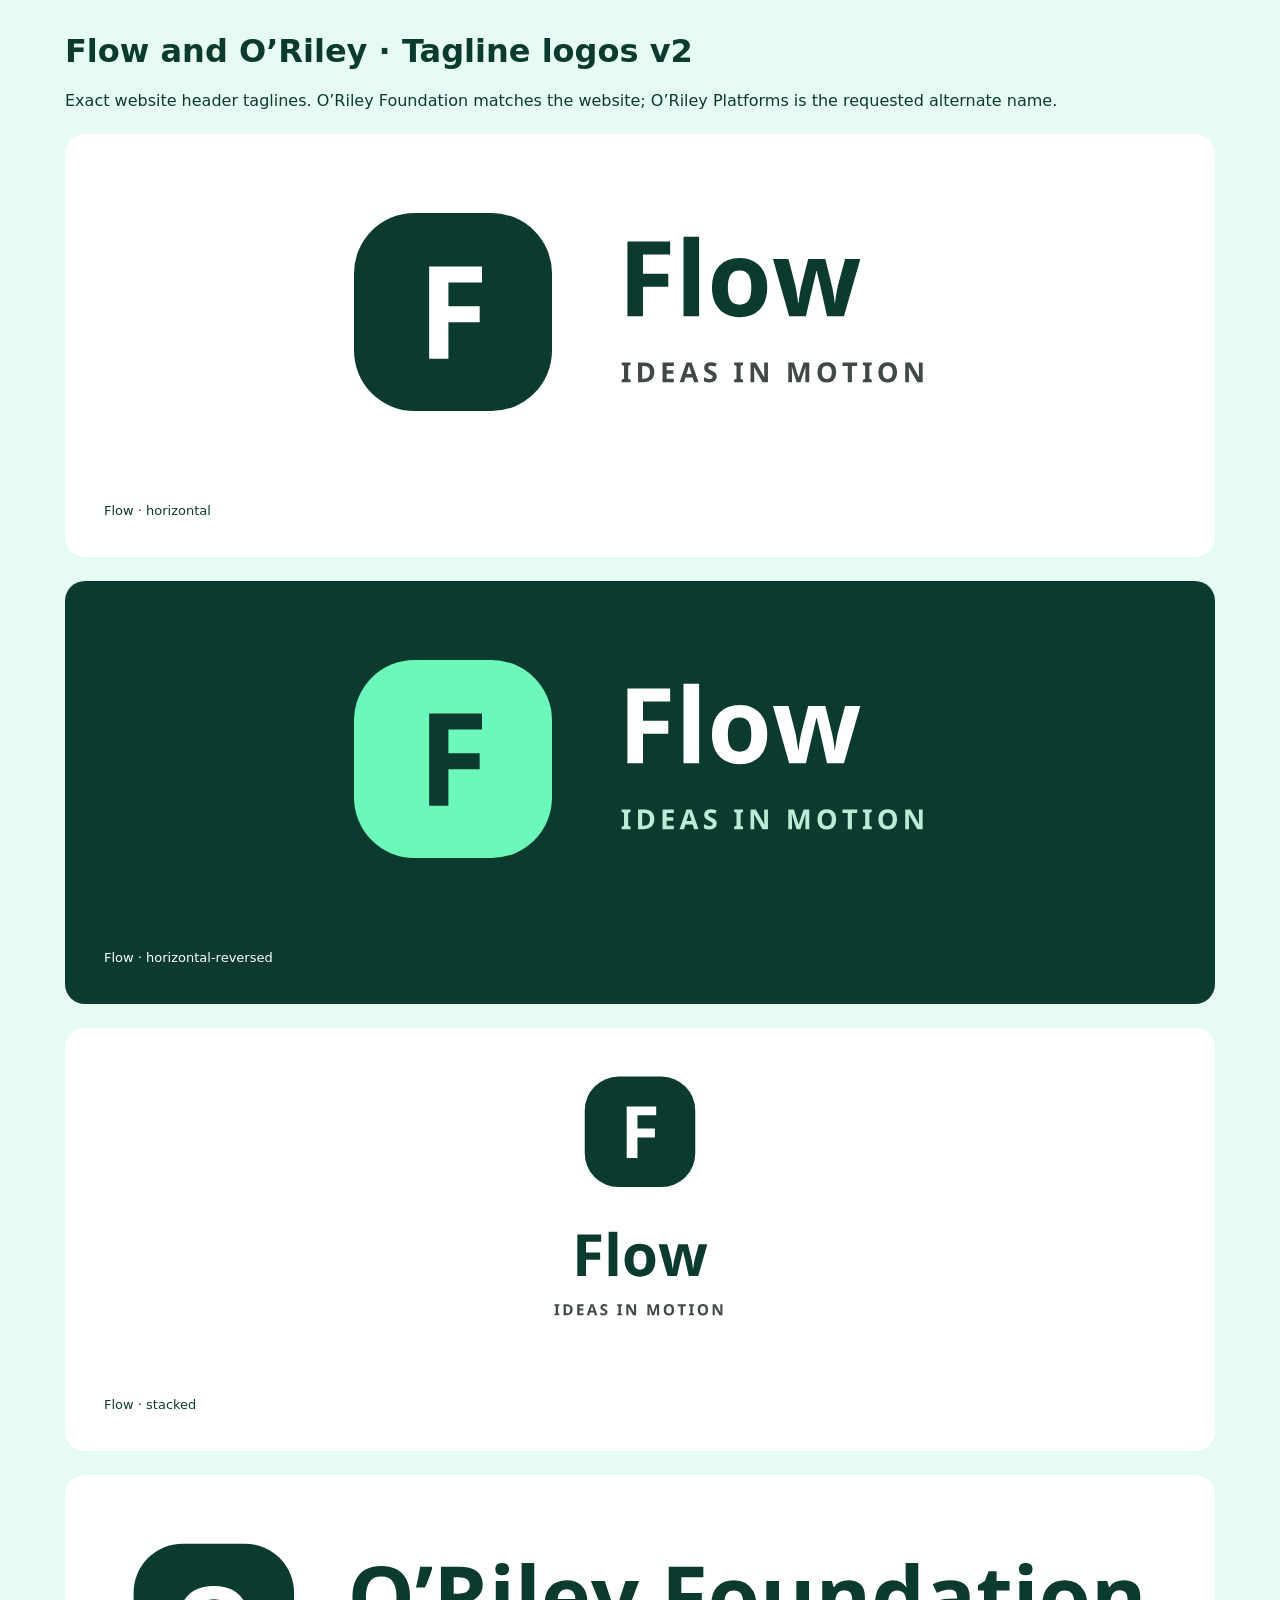
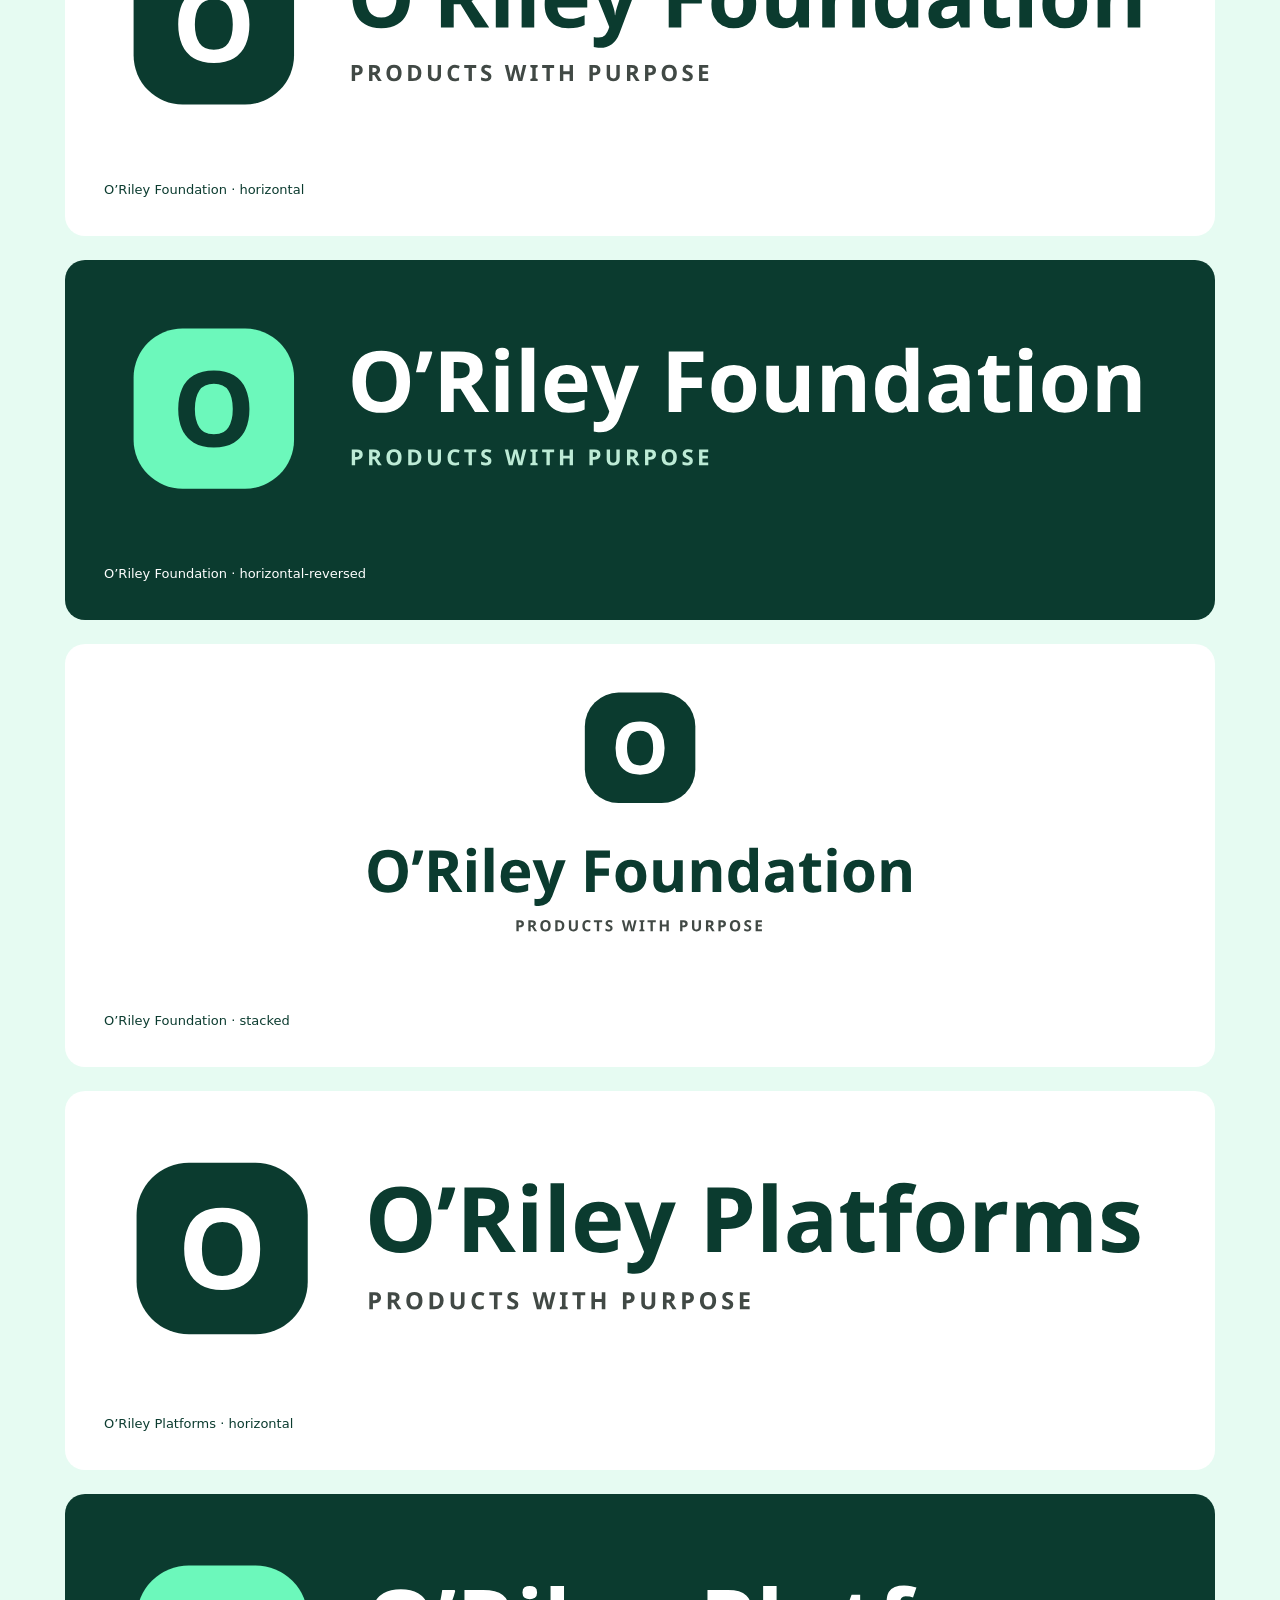
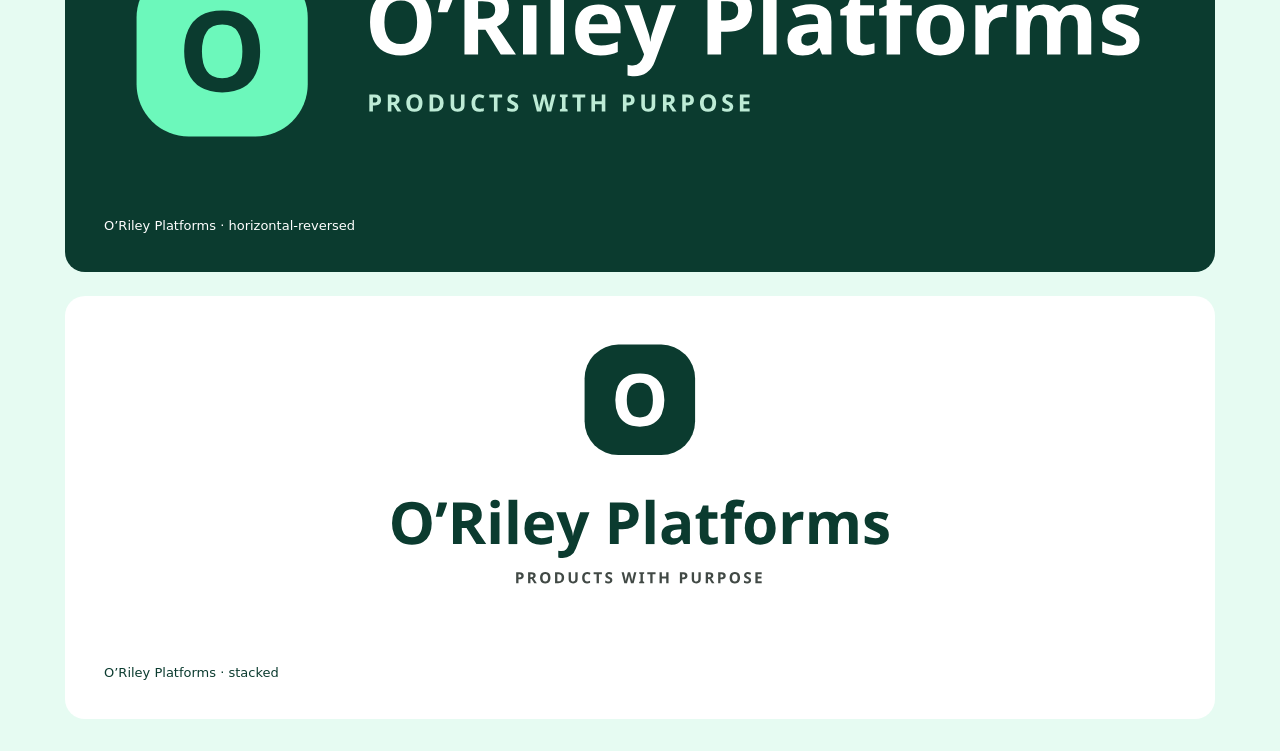
<file: brand/logo-taglines-v2/preview.html>
<!doctype html><html lang="en"><meta charset="utf-8"><meta name="viewport" content="width=device-width"><title>Website-aligned logos with taglines</title><style>body{font-family:system-ui;background:#e6fbf2;color:#0b3b2f;margin:32px}main{max-width:1150px;margin:auto}figure{padding:24px;border-radius:20px;margin:24px 0}.light{background:white}.dark{background:#0b3b2f;color:white}img{display:block;width:100%;max-height:330px}figcaption{font-size:13px;margin:15px}</style><main><h1>Flow and O’Riley · Tagline logos v2</h1><p>Exact website header taglines. O’Riley Foundation matches the website; O’Riley Platforms is the requested alternate name.</p><figure class="light"><img src="flow/flow-horizontal-tagline-v2.svg" alt="Flow — IDEAS IN MOTION"><figcaption>Flow · horizontal</figcaption></figure><figure class="dark"><img src="flow/flow-horizontal-reversed-tagline-v2.svg" alt="Flow — IDEAS IN MOTION"><figcaption>Flow · horizontal-reversed</figcaption></figure><figure class="light"><img src="flow/flow-stacked-tagline-v2.svg" alt="Flow — IDEAS IN MOTION"><figcaption>Flow · stacked</figcaption></figure><figure class="light"><img src="oriley-foundation/oriley-foundation-horizontal-tagline-v2.svg" alt="O’Riley Foundation — PRODUCTS WITH PURPOSE"><figcaption>O’Riley Foundation · horizontal</figcaption></figure><figure class="dark"><img src="oriley-foundation/oriley-foundation-horizontal-reversed-tagline-v2.svg" alt="O’Riley Foundation — PRODUCTS WITH PURPOSE"><figcaption>O’Riley Foundation · horizontal-reversed</figcaption></figure><figure class="light"><img src="oriley-foundation/oriley-foundation-stacked-tagline-v2.svg" alt="O’Riley Foundation — PRODUCTS WITH PURPOSE"><figcaption>O’Riley Foundation · stacked</figcaption></figure><figure class="light"><img src="oriley-platforms/oriley-platforms-horizontal-tagline-v2.svg" alt="O’Riley Platforms — PRODUCTS WITH PURPOSE"><figcaption>O’Riley Platforms · horizontal</figcaption></figure><figure class="dark"><img src="oriley-platforms/oriley-platforms-horizontal-reversed-tagline-v2.svg" alt="O’Riley Platforms — PRODUCTS WITH PURPOSE"><figcaption>O’Riley Platforms · horizontal-reversed</figcaption></figure><figure class="light"><img src="oriley-platforms/oriley-platforms-stacked-tagline-v2.svg" alt="O’Riley Platforms — PRODUCTS WITH PURPOSE"><figcaption>O’Riley Platforms · stacked</figcaption></figure></main></html>
</file>
<file: styles/site.css>
:root {
      color-scheme: light;
      --forest: #0b3b2f;
      --pine: #006c49;
      --emerald: #10b981;
      --mint-bright: #6cf8bb;
      --mint: #e6fbf2;
      --canvas: #f7faf8;
      --white: #fff;
      --ink: #181c1b;
      --muted: #414945;
      --line: #d9e8e2;
      --max: 1180px;
      font-family: "Avenir Next", Avenir, "Segoe UI", system-ui, sans-serif;
      font-synthesis: none;
      text-rendering: optimizeLegibility;
      -webkit-font-smoothing: antialiased;
    }

    *, *::before, *::after { box-sizing: border-box; }
    html { scroll-behavior: smooth; scroll-padding-top: 92px; }
    body { margin: 0; min-width: 320px; background: var(--canvas); color: var(--ink); }
    a { color: inherit; }
    a:focus-visible { outline: 3px solid var(--emerald); outline-offset: 4px; border-radius: 4px; }
    .skip-link { position: absolute; z-index: 10; left: 16px; top: -60px; padding: 12px 16px; border-radius: 8px; background: var(--forest); color: var(--white); }
    .skip-link:focus { top: 12px; }
    .wrap { width: min(calc(100% - 48px), var(--max)); margin-inline: auto; }
    .site-header { position: sticky; z-index: 5; top: 0; border-bottom: 1px solid rgb(217 232 226 / 78%); background: rgb(247 250 248 / 94%); backdrop-filter: blur(14px); }
    .nav { display: flex; min-height: 76px; align-items: center; justify-content: space-between; gap: 28px; }
    .brand { display: inline-flex; align-items: center; gap: 12px; color: var(--forest); text-decoration: none; }
    .brand-mark { display: grid; width: 42px; height: 42px; place-items: center; border-radius: 13px; background: var(--forest); color: var(--white); font-size: 23px; font-weight: 800; letter-spacing: -.06em; }
    .brand-name { display: block; font-size: 20px; font-weight: 800; letter-spacing: -.05em; }
    .brand-line { display: block; margin-top: 2px; color: var(--muted); font-size: 9px; font-weight: 700; letter-spacing: .17em; }
    .nav-links { display: flex; align-items: center; gap: clamp(18px, 3vw, 36px); }
    .menu-toggle { display: none; min-height: 42px; border: 1px solid var(--line); border-radius: 999px; padding: 0 15px; background: var(--white); color: var(--forest); font: inherit; font-size: 13px; font-weight: 700; cursor: pointer; }
    .nav-links a { color: var(--muted); font-size: 13px; font-weight: 650; text-decoration: none; }
    .nav-links a:hover { color: var(--forest); }
    .nav-cta, .button { display: inline-flex; min-height: 44px; align-items: center; justify-content: center; border: 1px solid var(--forest); border-radius: 999px; padding: 0 19px; background: var(--forest); color: var(--white); font-size: 13px; font-weight: 700; text-decoration: none; transition: transform .18s ease, background-color .18s ease; }
    .nav-cta:hover, .button:hover { transform: translateY(-1px); background: var(--pine); }
    .button.secondary { border-color: var(--line); background: var(--white); color: var(--forest); }
    .button.secondary:hover { background: var(--mint); }

    .hero { position: relative; overflow: hidden; padding: clamp(70px, 11vw, 128px) 0 84px; background: var(--mint); }
    .hero::before, .hero::after { position: absolute; width: 420px; height: 420px; border: 1px solid rgb(11 59 47 / 8%); border-radius: 50%; content: ""; pointer-events: none; }
    .hero::before { top: -260px; right: -100px; box-shadow: 0 0 0 44px rgb(11 59 47 / 3%), 0 0 0 88px rgb(11 59 47 / 2%); }
    .hero::after { right: 36%; bottom: -380px; }
    .hero-grid { position: relative; z-index: 1; display: grid; grid-template-columns: minmax(0, 1.1fr) minmax(300px, .9fr); align-items: center; gap: clamp(44px, 8vw, 104px); }
    .motion-ready .reveal { opacity: 0; transform: translateY(14px); transition: opacity 460ms ease-out, transform 560ms cubic-bezier(.2, .7, .2, 1); }
    .motion-ready .reveal.is-visible { opacity: 1; transform: translateY(0); }
    .motion-ready .hero-grid > :nth-child(2) { transition-delay: 90ms; }
    .kicker { margin: 0 0 20px; color: var(--pine); font-size: 11px; font-weight: 800; letter-spacing: .15em; text-transform: uppercase; }
    h1, h2, h3, p { overflow-wrap: anywhere; }
    h1 { max-width: 700px; margin: 0; color: var(--forest); font-size: clamp(48px, 7.5vw, 86px); font-weight: 760; line-height: .98; letter-spacing: -.065em; }
    .hero-copy { max-width: 610px; margin: 25px 0 0; color: #34443c; font-size: clamp(17px, 1.7vw, 20px); line-height: 1.65; }
    .hero-actions { display: flex; flex-wrap: wrap; gap: 12px; margin-top: 30px; }
    .service-note { display: flex; align-items: flex-start; gap: 10px; max-width: 540px; margin-top: 29px; color: var(--muted); font-size: 12px; line-height: 1.55; }
    .note-dot { flex: 0 0 8px; width: 8px; height: 8px; margin-top: 4px; border-radius: 50%; background: var(--emerald); }

    .preview-card { position: relative; max-width: 410px; margin-inline: auto; padding: 18px; border: 1px solid rgb(11 59 47 / 10%); border-radius: 25px; background: var(--white); box-shadow: 0 26px 70px rgb(11 59 47 / 12%); transform: rotate(1.5deg); }
    .preview-top { display: flex; align-items: center; justify-content: space-between; padding: 2px 3px 16px; border-bottom: 1px solid var(--line); }
    .preview-title { color: var(--forest); font-size: 14px; font-weight: 800; }
    .preview-tag { border-radius: 99px; padding: 6px 9px; background: var(--mint); color: var(--pine); font-size: 9px; font-weight: 750; letter-spacing: .05em; text-transform: uppercase; }
    .preview-welcome { margin: 19px 0 14px; color: var(--muted); font-size: 12px; }
    .preview-welcome strong { display: block; margin-top: 4px; color: var(--forest); font-size: 22px; letter-spacing: -.04em; }
    .preview-feature { display: grid; grid-template-columns: 1fr auto; align-items: end; gap: 10px; min-height: 106px; padding: 16px; border-radius: 17px; background: var(--forest); color: var(--white); }
    .preview-feature small { display: block; margin-bottom: 8px; color: #b5ddca; font-size: 9px; font-weight: 750; letter-spacing: .12em; text-transform: uppercase; }
    .preview-feature strong { max-width: 210px; font-size: 21px; line-height: 1.12; letter-spacing: -.04em; }
    .arrow-mark { display: grid; width: 34px; height: 34px; place-items: center; border-radius: 50%; background: var(--mint-bright); color: var(--forest); font-size: 16px; font-weight: 800; }
    .preview-list { display: grid; gap: 9px; margin-top: 13px; }
    .preview-row { display: flex; align-items: center; gap: 11px; padding: 11px 12px; border: 1px solid var(--line); border-radius: 13px; color: var(--forest); font-size: 12px; font-weight: 650; }
    .row-icon { display: grid; width: 28px; height: 28px; flex: 0 0 28px; place-items: center; border-radius: 9px; background: var(--mint); color: var(--pine); font-size: 12px; }
    .preview-caption { margin: 13px 0 0; color: #67736d; font-size: 10px; line-height: 1.45; text-align: center; }

    section.content-section { padding: clamp(66px, 9vw, 108px) 0; }
    .section-heading { display: grid; grid-template-columns: minmax(0, .85fr) minmax(260px, .7fr); align-items: end; gap: 30px; margin-bottom: 38px; }
    .section-heading .kicker { margin-bottom: 13px; }
    h2 { margin: 0; color: var(--forest); font-size: clamp(34px, 5vw, 54px); font-weight: 730; line-height: 1.03; letter-spacing: -.055em; }
    .section-intro { margin: 0; color: var(--muted); font-size: 15px; line-height: 1.7; }
    .feature-grid { display: grid; grid-template-columns: repeat(3, minmax(0, 1fr)); gap: 15px; }
    .feature { min-height: 222px; padding: 22px; border: 1px solid var(--line); border-radius: 19px; background: var(--white); }
    @media (hover: hover) and (pointer: fine) {
      .feature, .status-card { transition: transform 180ms ease; }
      .feature:hover, .status-card:hover { transform: translateY(-3px); }
    }
    .motion-ready .feature:nth-child(2), .motion-ready .status-card:nth-child(2) { transition-delay: 60ms; }
    .motion-ready .feature:nth-child(3), .motion-ready .status-card:nth-child(3) { transition-delay: 120ms; }
    .feature-icon { display: grid; width: 42px; height: 42px; place-items: center; border-radius: 13px; background: var(--mint); color: var(--pine); font-size: 18px; }
    .feature h3 { margin: 24px 0 8px; color: var(--forest); font-size: 18px; letter-spacing: -.035em; }
    .feature p { margin: 0; color: var(--muted); font-size: 13px; line-height: 1.65; }

    .status-section { background: var(--white); }
    .status-grid { display: grid; grid-template-columns: repeat(3, minmax(0, 1fr)); gap: 14px; }
    .status-card { display: flex; flex-direction: column; align-items: flex-start; padding: 22px; border: 1px solid var(--line); border-radius: 18px; background: var(--canvas); }
    .status-label { display: inline-flex; align-items: center; gap: 8px; color: var(--pine); font-size: 10px; font-weight: 800; letter-spacing: .12em; text-transform: uppercase; }
    .status-label::before { width: 7px; height: 7px; border-radius: 50%; background: var(--emerald); content: ""; }
    .status-card h3 { margin: 17px 0 8px; color: var(--forest); font-size: 20px; letter-spacing: -.04em; }
    .status-card p { margin: 0; color: var(--muted); font-size: 13px; line-height: 1.65; }
    .store-link { display: inline-flex; min-height: 48px; align-items: center; gap: 10px; margin-top: auto; padding: 10px 13px 0 0; color: var(--forest); text-decoration: none; }
    .store-link svg { width: 27px; height: 27px; flex: 0 0 auto; }
    .store-link span { display: grid; gap: 2px; }
    .store-link small { color: #66736c; font-size: 8px; font-weight: 700; letter-spacing: .11em; }
    .store-link strong { font-size: 15px; letter-spacing: -.025em; }
    .store-link b { margin-left: 8px; font-size: 12px; }
    .store-link:hover strong { text-decoration: underline; text-underline-offset: 3px; }
    .status-card .store-note { margin: 5px 0 0; color: #77827b; font-size: 10px; line-height: 1.45; }
    .platform-account-link { min-height: 40px; margin-top: auto; padding-inline: 14px; font-size: 11px; }
    .account-access { display: grid; grid-template-columns: minmax(0, .9fr) minmax(300px, 1.1fr); gap: clamp(25px, 5vw, 58px); margin-top: 28px; padding: clamp(23px, 4vw, 38px); border: 1px solid var(--line); border-radius: 22px; background: var(--canvas); scroll-margin-top: 100px; }
    .account-intro .kicker { margin-bottom: 11px; }
    .account-intro h3 { max-width: 400px; margin: 0; color: var(--forest); font-size: clamp(26px, 3.5vw, 38px); line-height: 1.05; letter-spacing: -.05em; }
    .account-intro > p:not(.kicker) { margin: 12px 0 18px; color: var(--muted); font-size: 14px; line-height: 1.6; }
    .account-config-note { display: block; border-left: 2px solid #c5a66c; padding: 8px 0 8px 11px; color: #6c624f; font-size: 11px; line-height: 1.5; }
    .account-content { min-width: 0; border: 1px solid #e5ece8; border-radius: 16px; padding: 17px; background: var(--white); }
    .account-tabs { display: grid; grid-template-columns: 1fr 1fr; gap: 5px; border-radius: 11px; padding: 4px; background: #f0f5f2; }
    .account-tab { min-height: 38px; border: 0; border-radius: 8px; padding: 8px 12px; background: transparent; color: #5f6d65; font: inherit; font-size: 12px; font-weight: 700; cursor: pointer; }
    .account-tab:hover { background: rgb(255 255 255 / 60%); }
    .account-tab.is-active { background: var(--white); color: var(--forest); box-shadow: 0 1px 5px rgb(11 59 47 / 8%); }
    .account-tab:focus-visible, .account-content button:focus-visible, .account-content input:focus-visible { outline: 3px solid var(--emerald); outline-offset: 2px; }
    .account-form { display: grid; gap: 11px; margin-top: 16px; }
    .account-form fieldset { display: grid; min-width: 0; gap: 9px; margin: 0; border: 0; padding: 0; }
    .account-form fieldset:disabled { opacity: .62; }
    .account-form label { margin-top: 3px; color: #48564e; font-size: 11px; font-weight: 700; }
    .account-form input { width: 100%; min-height: 42px; border: 1px solid #cbd9d1; border-radius: 10px; padding: 10px 12px; background: #fff; color: var(--ink); font: inherit; font-size: 13px; }
    .account-form input:disabled { background: #f6f8f6; color: #808b84; }
    .account-form .button { width: 100%; min-height: 43px; margin-top: 5px; font: inherit; font-size: 12px; cursor: pointer; }
    .account-form .button:disabled, .account-content button:disabled { cursor: not-allowed; opacity: .56; transform: none; }
    .password-hint { color: #7b877f; font-size: 10px; line-height: 1.5; }
    .privacy-ack { display: flex; align-items: flex-start; gap: 8px; margin-top: 6px; color: #48564e; font-size: 11px; line-height: 1.5; }
    .account-form .privacy-ack input { width: 18px; min-height: 18px; flex: 0 0 auto; margin: 1px 0 0; accent-color: var(--pine); }
    .privacy-ack label { flex: 1; margin: 0; font-weight: 500; }
    .privacy-ack a { flex: 0 0 auto; color: var(--pine); }
    .text-link { width: fit-content; border: 0; padding: 1px 0; background: transparent; color: var(--pine); font: inherit; font-size: 11px; font-weight: 700; cursor: pointer; }
    .text-link:hover { color: var(--forest); text-decoration: underline; text-underline-offset: 3px; }
    .account-status { min-height: 19px; margin: 12px 0 0; color: #306544; font-size: 11px; line-height: 1.5; }
    .account-status[data-state="error"] { color: #9a342a; }
    .account-signed-in h4 { margin: 7px 0; color: var(--forest); font-size: 17px; overflow-wrap: anywhere; }
    .account-signed-in > p:not(.account-state-label) { margin: 0; color: #65736a; font-size: 12px; line-height: 1.55; }
    .account-state-label { margin: 2px 0 0; color: var(--pine); font-size: 9px; font-weight: 800; letter-spacing: .12em; }
    .account-actions { display: flex; flex-wrap: wrap; gap: 8px; margin-top: 17px; }
    .account-actions .button { min-height: 39px; padding-inline: 14px; font-size: 11px; cursor: pointer; }
    .account-actions .secondary { border: 1px solid var(--line); }
    .reset-form { padding-top: 2px; }
    [hidden] { display: none !important; }
    .trust-note { display: grid; grid-template-columns: auto 1fr; gap: 15px; margin-top: 19px; padding: 21px; border-radius: 17px; background: var(--forest); color: white; }
    .trust-mark { display: grid; width: 34px; height: 34px; place-items: center; border: 1px solid rgb(108 248 187 / 45%); border-radius: 50%; color: var(--mint-bright); font-weight: 800; }
    .trust-note p { margin: 0; color: rgb(255 255 255 / 85%); font-size: 13px; line-height: 1.65; }
    .trust-note strong { color: var(--white); }

    .closing { padding: 72px 0; background: var(--mint); }
    .closing-inner { display: flex; align-items: center; justify-content: space-between; gap: 30px; }
    .closing h2 { max-width: 580px; }
    .closing p { max-width: 560px; margin: 15px 0 0; color: var(--muted); font-size: 15px; line-height: 1.65; }
    footer { padding: 32px 0 26px; background: var(--white); }
    .footer-row { display: flex; align-items: center; justify-content: space-between; gap: 24px; }
    .footer-copy { color: var(--muted); font-size: 12px; line-height: 1.6; }
    .footer-links { display: flex; flex-wrap: wrap; gap: 18px; }
    .footer-links a { color: var(--muted); font-size: 12px; text-decoration: none; }
    .footer-links a:hover { color: var(--forest); text-decoration: underline; }
    .fine-print { margin: 22px 0 0; padding-top: 17px; border-top: 1px solid var(--line); color: #68736e; font-size: 11px; }
    .fine-print.footer-legal, .footer-legal > div { display: flex; align-items: center; justify-content: space-between; gap: 16px; }
    .footer-legal a, .policy-page a:not(.button) { color: var(--pine); font-weight: 700; }
    .footer-legal .text-link { color: var(--pine); }
    .policy-page { max-width: 850px; padding-top: 64px; padding-bottom: 72px; }
    .policy-page h1 { font-size: clamp(42px, 6vw, 66px); }
    .policy-page h2 { margin: 30px 0 9px; font-size: clamp(20px, 3vw, 27px); }
    .policy-page p, .policy-page li { color: #414945; font-size: 15px; line-height: 1.75; }
    .policy-page ul { padding-left: 22px; }
    .policy-page li + li { margin-top: 10px; }
    .policy-updated { color: #68736e !important; font-size: 13px !important; }
    .policy-callout { margin: 24px 0 32px; border-left: 4px solid #c5a66c; border-radius: 0 14px 14px 0; padding: 16px 18px; background: #fff; color: #414945; font-size: 14px; line-height: 1.7; }
    .policy-back { display: flex; flex-wrap: wrap; gap: 10px; margin-top: 36px; }
    .cookie-banner { position: fixed; z-index: 30; right: 16px; bottom: 16px; left: 16px; display: flex; align-items: center; justify-content: space-between; gap: 20px; max-width: 1180px; margin-inline: auto; border: 1px solid var(--line); border-radius: 18px; padding: 18px; background: var(--white); box-shadow: 0 18px 55px rgb(11 59 47 / 18%); }
    .cookie-banner[hidden] { display: none; }
    .cookie-copy { max-width: 630px; }
    .cookie-copy h2, .cookie-dialog h2 { margin: 0 0 6px; color: var(--forest); font-size: 18px; letter-spacing: -.03em; }
    .cookie-copy p, .cookie-dialog p { margin: 0; color: var(--muted); font-size: 12px; line-height: 1.6; }
    .cookie-actions { display: flex; flex-wrap: wrap; align-items: center; justify-content: flex-end; gap: 8px; }
    .cookie-actions .button { min-height: 40px; font: inherit; font-size: 11px; cursor: pointer; }
    .cookie-dialog { width: min(480px, calc(100% - 28px)); border: 1px solid var(--line); border-radius: 18px; padding: 22px; box-shadow: 0 24px 70px rgb(11 59 47 / 22%); }
    .cookie-dialog::backdrop { background: rgb(11 27 20 / 48%); }
    .cookie-dialog form { display: grid; gap: 16px; }
    .cookie-option { display: flex; align-items: flex-start; gap: 11px; border: 1px solid var(--line); border-radius: 12px; padding: 12px; color: var(--ink); }
    .cookie-option input { width: 18px; height: 18px; flex: 0 0 auto; margin: 2px 0 0; accent-color: var(--pine); }
    .cookie-option span { display: grid; gap: 4px; }
    .cookie-option small { color: var(--muted); font-size: 11px; font-weight: 450; line-height: 1.5; }
    .cookie-dialog-actions { display: flex; justify-content: flex-end; gap: 9px; }
    .cookie-dialog-actions .button { min-height: 40px; font: inherit; font-size: 11px; cursor: pointer; }

    @media (max-width: 850px) {
      .hero-grid { grid-template-columns: minmax(0, 1fr) minmax(260px, .8fr); gap: 34px; }
      .section-heading { grid-template-columns: 1fr; align-items: start; gap: 17px; }
    }
    @media (max-width: 650px) {
      .wrap { width: min(calc(100% - 36px), var(--max)); }
      .nav { min-height: 68px; gap: 12px; }
      .js .menu-toggle { display: inline-flex; align-items: center; }
      .js .nav-links { position: absolute; top: 100%; right: 18px; left: 18px; display: none; align-items: stretch; gap: 0; padding: 8px; border: 1px solid var(--line); border-radius: 16px; background: var(--white); box-shadow: 0 16px 40px rgb(11 59 47 / 12%); }
      .js .nav-links[data-open="true"] { display: grid; }
      .js .nav-links a { padding: 13px 12px; border-radius: 9px; }
      .js .nav-links a:hover { background: var(--mint); }
      .nav-cta { min-height: 40px; padding-inline: 14px; font-size: 12px; }
      .hero { padding: 64px 0 60px; }
      .hero-grid { grid-template-columns: 1fr; }
      .hero-copy { font-size: 16px; }
      .preview-card { width: min(100%, 400px); transform: none; }
      .feature-grid, .status-grid { grid-template-columns: 1fr; }
      .account-access { grid-template-columns: 1fr; gap: 22px; }
      .feature { min-height: 0; }
      .feature h3 { margin-top: 17px; }
      .closing-inner, .footer-row { align-items: flex-start; flex-direction: column; }
      .cookie-banner { align-items: stretch; flex-direction: column; }
      .cookie-actions { display: grid; grid-template-columns: 1fr 1fr; }
      .cookie-actions .text-link { grid-column: 1 / -1; justify-self: center; min-height: 36px; }
      .fine-print.footer-legal, .footer-legal > div { align-items: flex-start; flex-direction: column; }
    }
    @media (prefers-reduced-motion: reduce) {
      *, *::before, *::after { scroll-behavior: auto !important; transition-duration: .01ms !important; }
      .motion-ready .reveal { opacity: 1; transform: none; transition: none; }
    }
    @media (min-width: 651px) { .menu-toggle { display: none !important; } }
</file>
